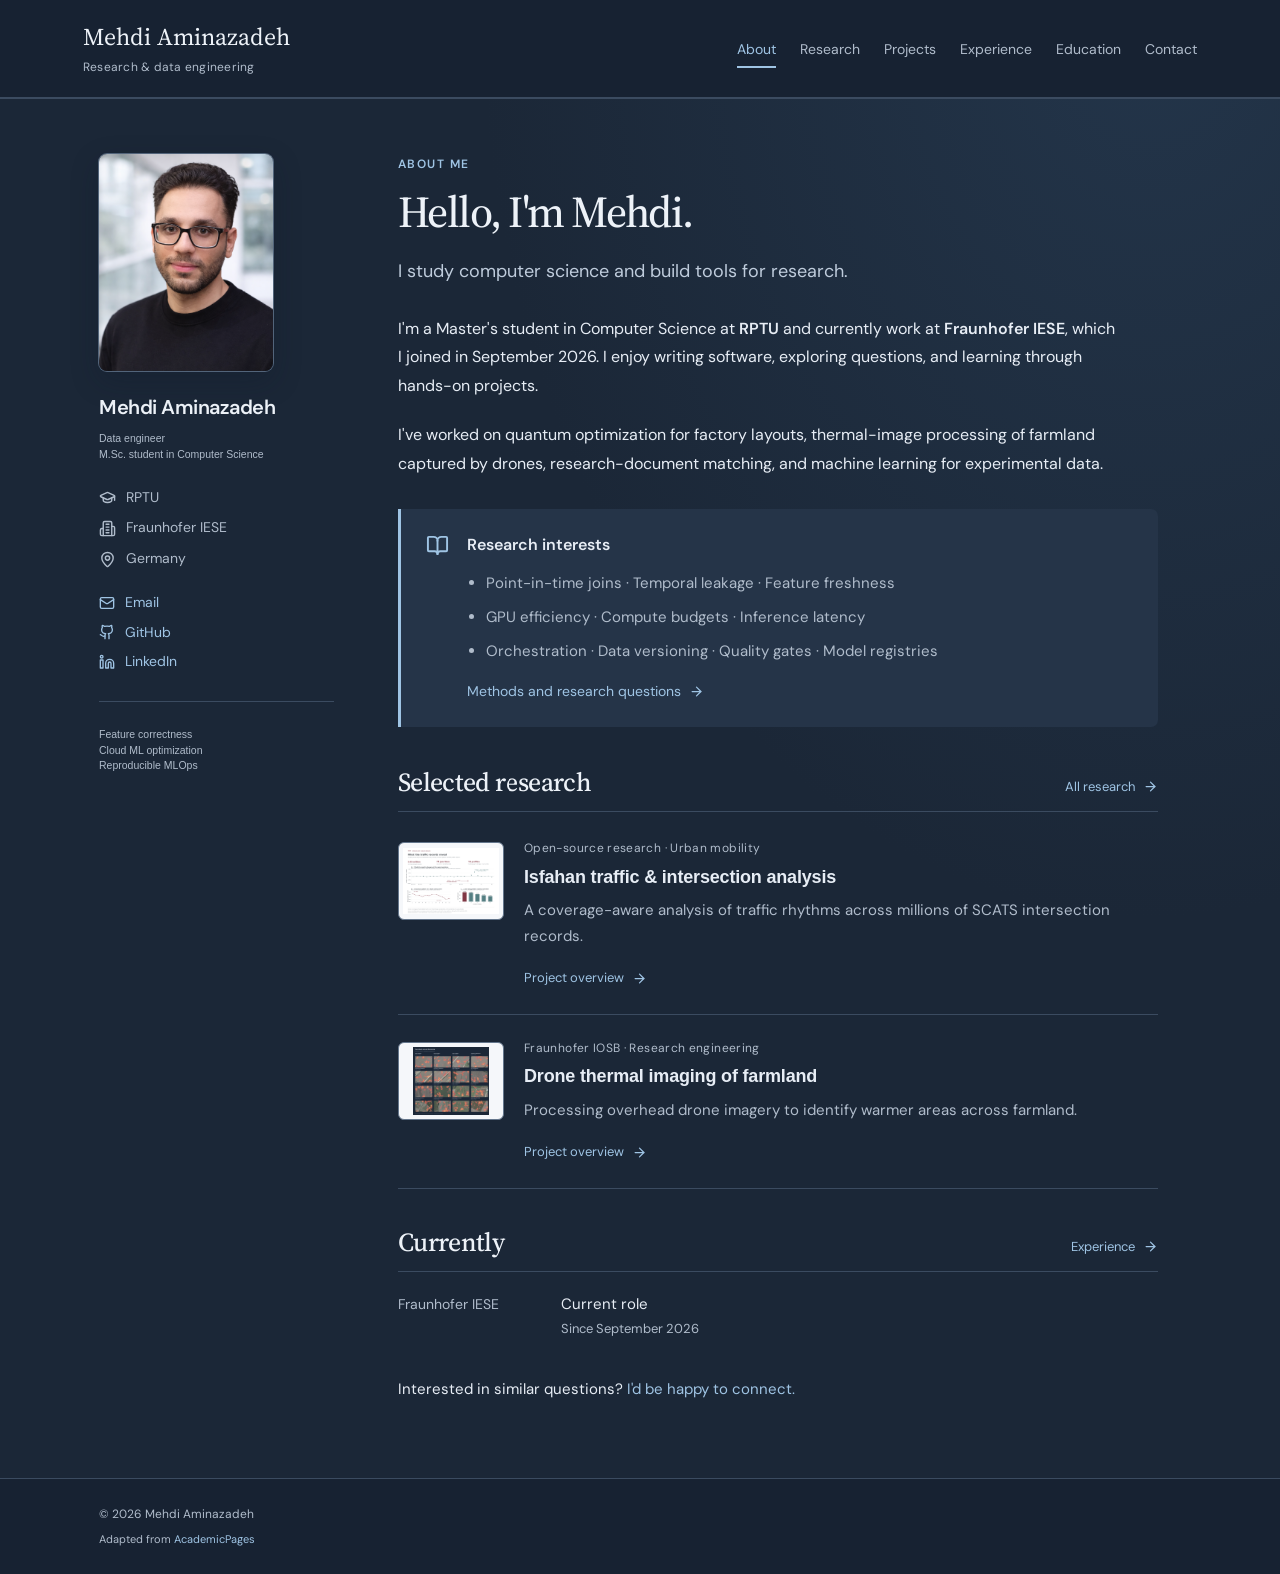
<file: index.html>
<!doctype html>
<html lang="en"><head><meta charset="UTF-8"><meta name="viewport" content="width=device-width,initial-scale=1"><meta name="theme-color" content="#172232"><meta name="description" content="Mehdi Aminazadeh — Data engineer and Computer Science Master's student at RPTU. Research, selected projects, experience, and interactive demonstrations."><title>Mehdi Aminazadeh | Research & Data Engineering</title><link rel="icon" type="image/svg+xml" href="./favicon.svg">  <script type="module" crossorigin src="./assets/index-a120fd31360f.js"></script>
  <link rel="stylesheet" crossorigin href="./assets/index-DyO7R5cX.css?v=portrait-20260913">
  <link rel="stylesheet" href="./assets/midnight-20260921.css">
</head><body><div id="root"></div><noscript>Mehdi Aminazadeh — Data engineer and Computer Science Master's student at RPTU. For a text version, visit <a href="https://mehdi-amina.github.io/">my portfolio</a>.</noscript></body></html>
</file>
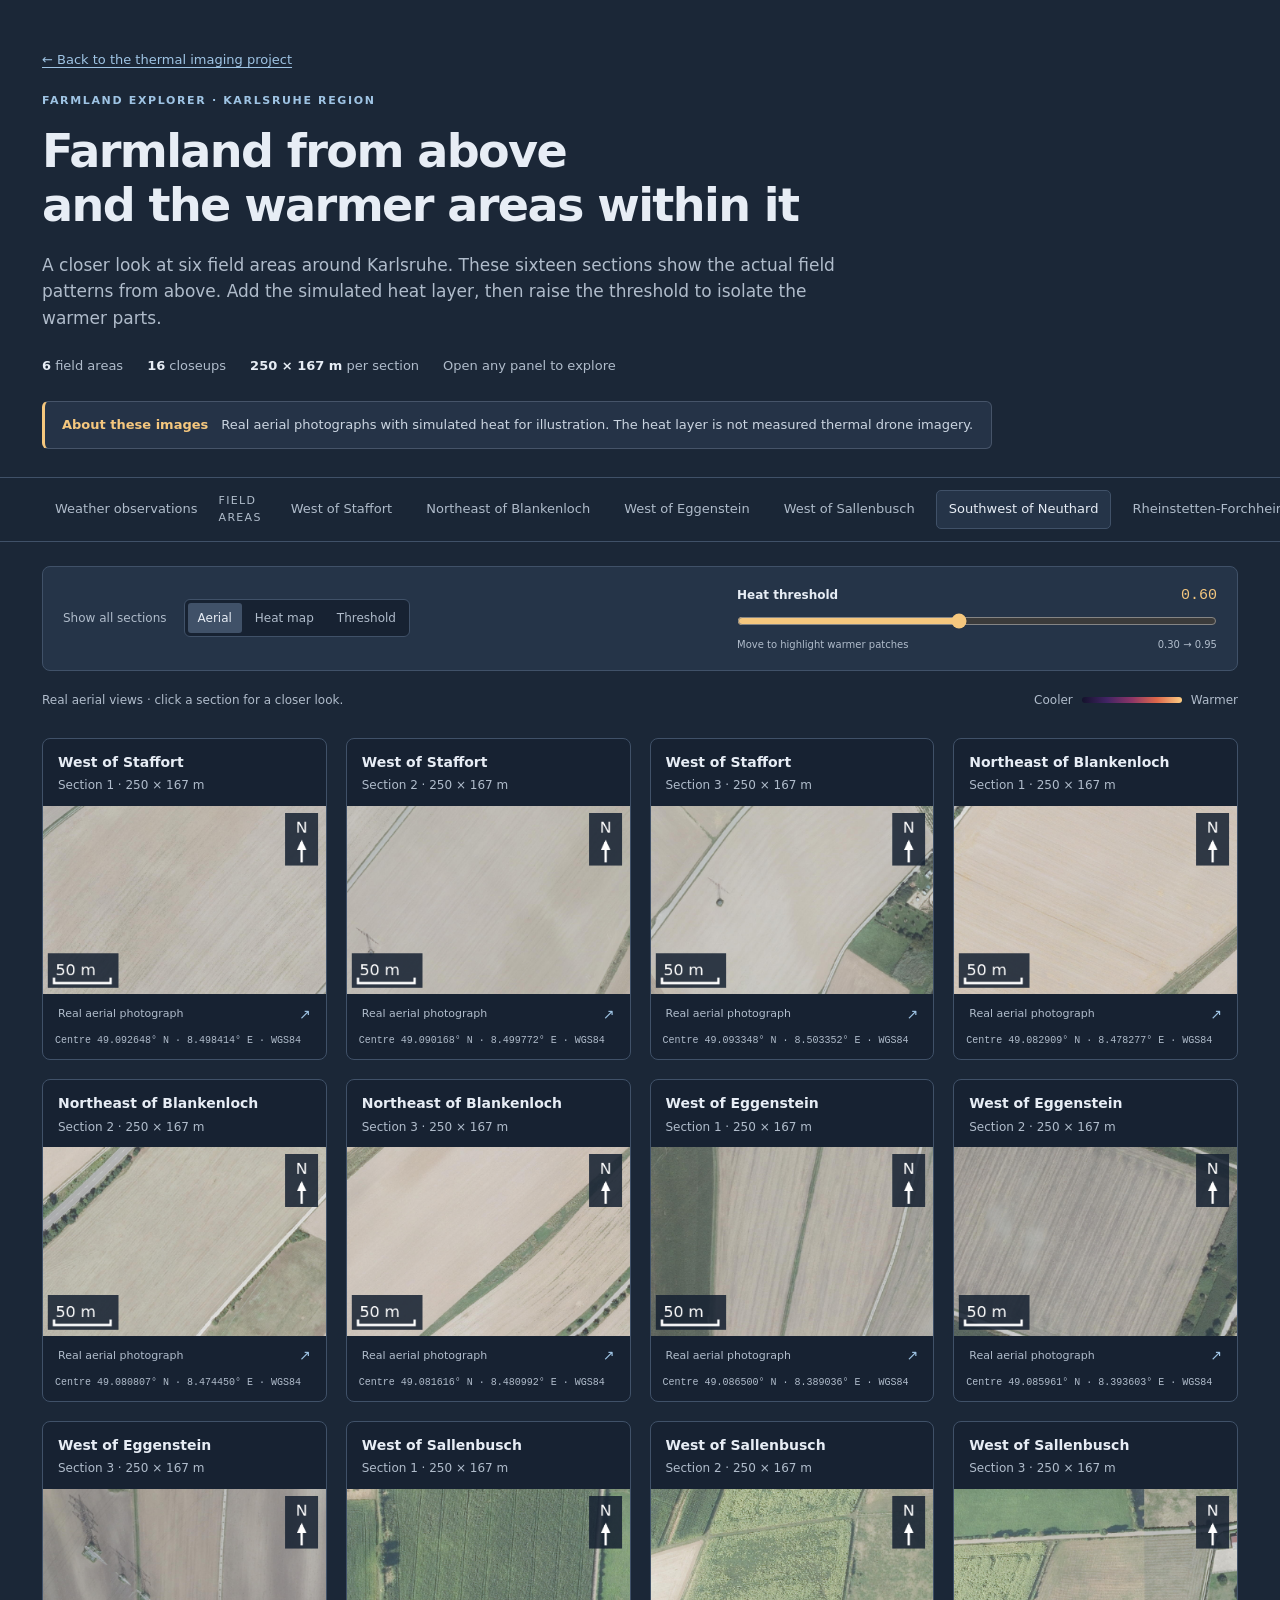
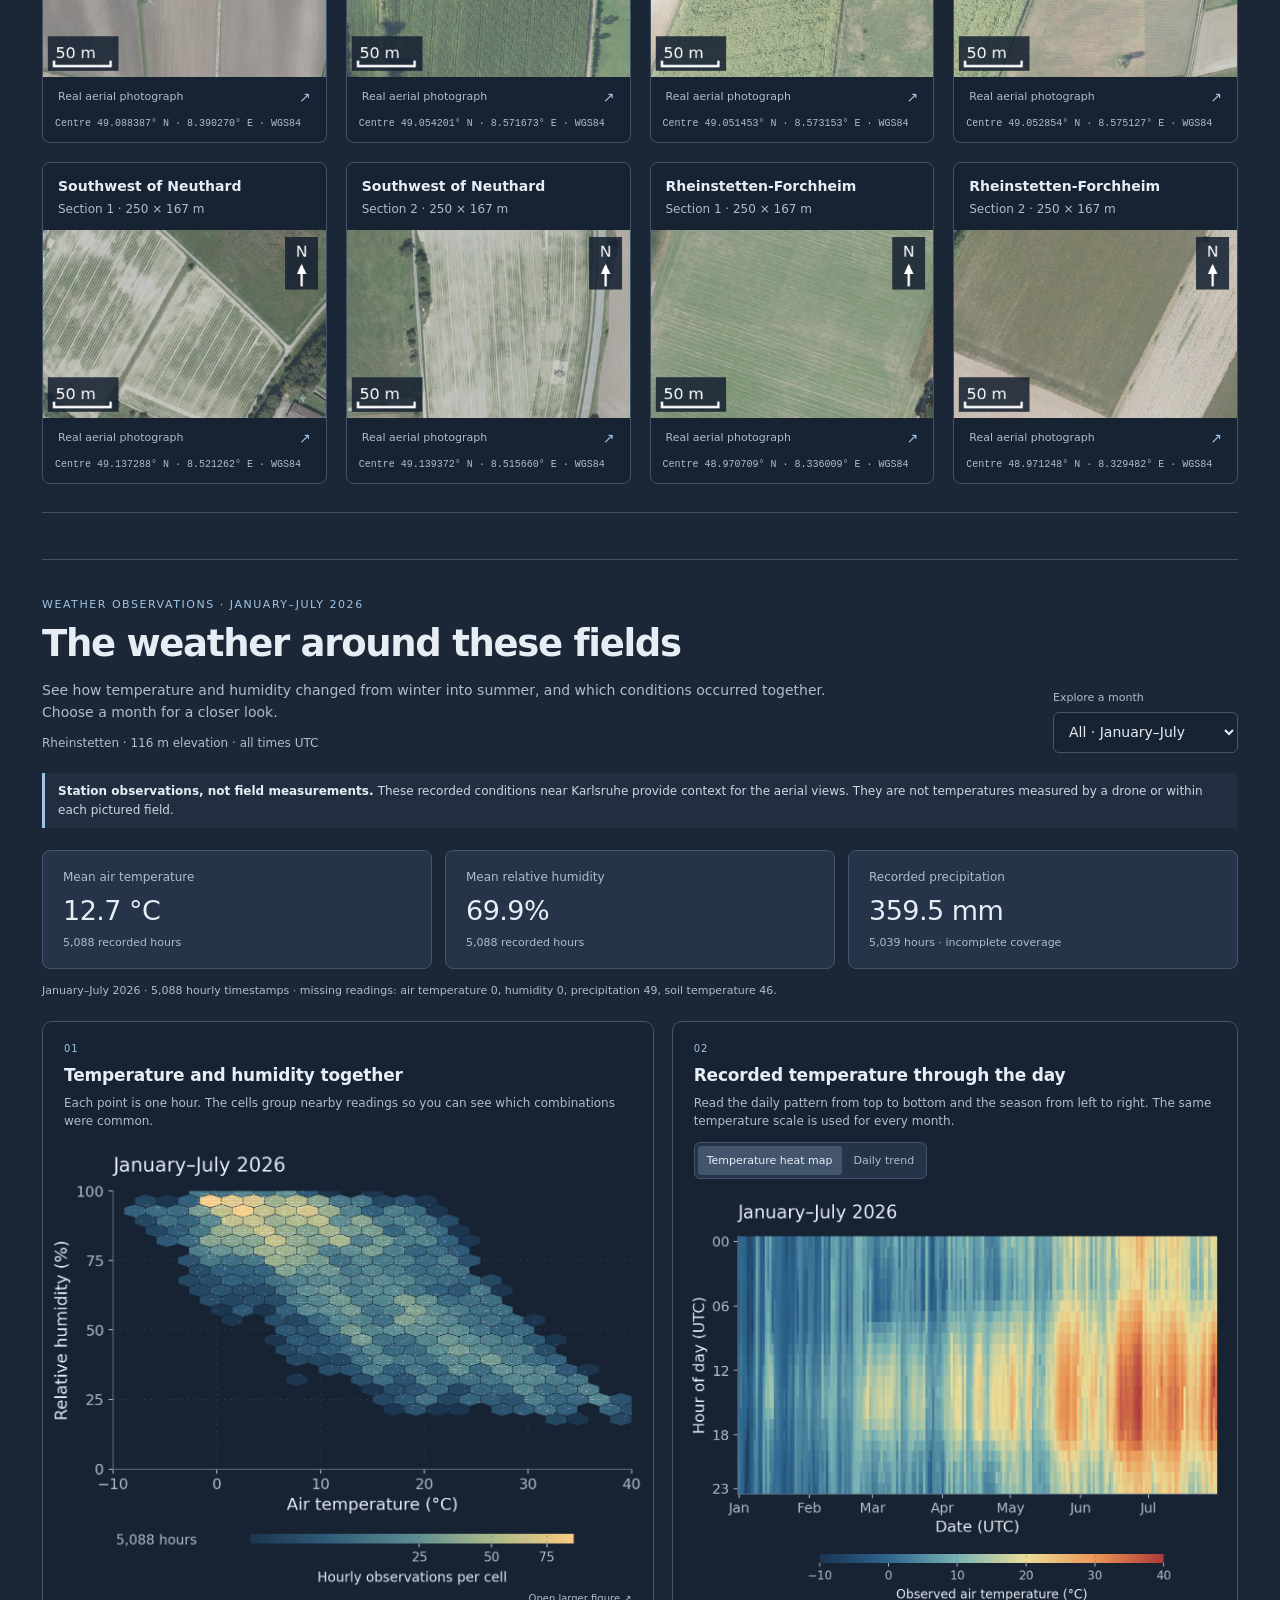
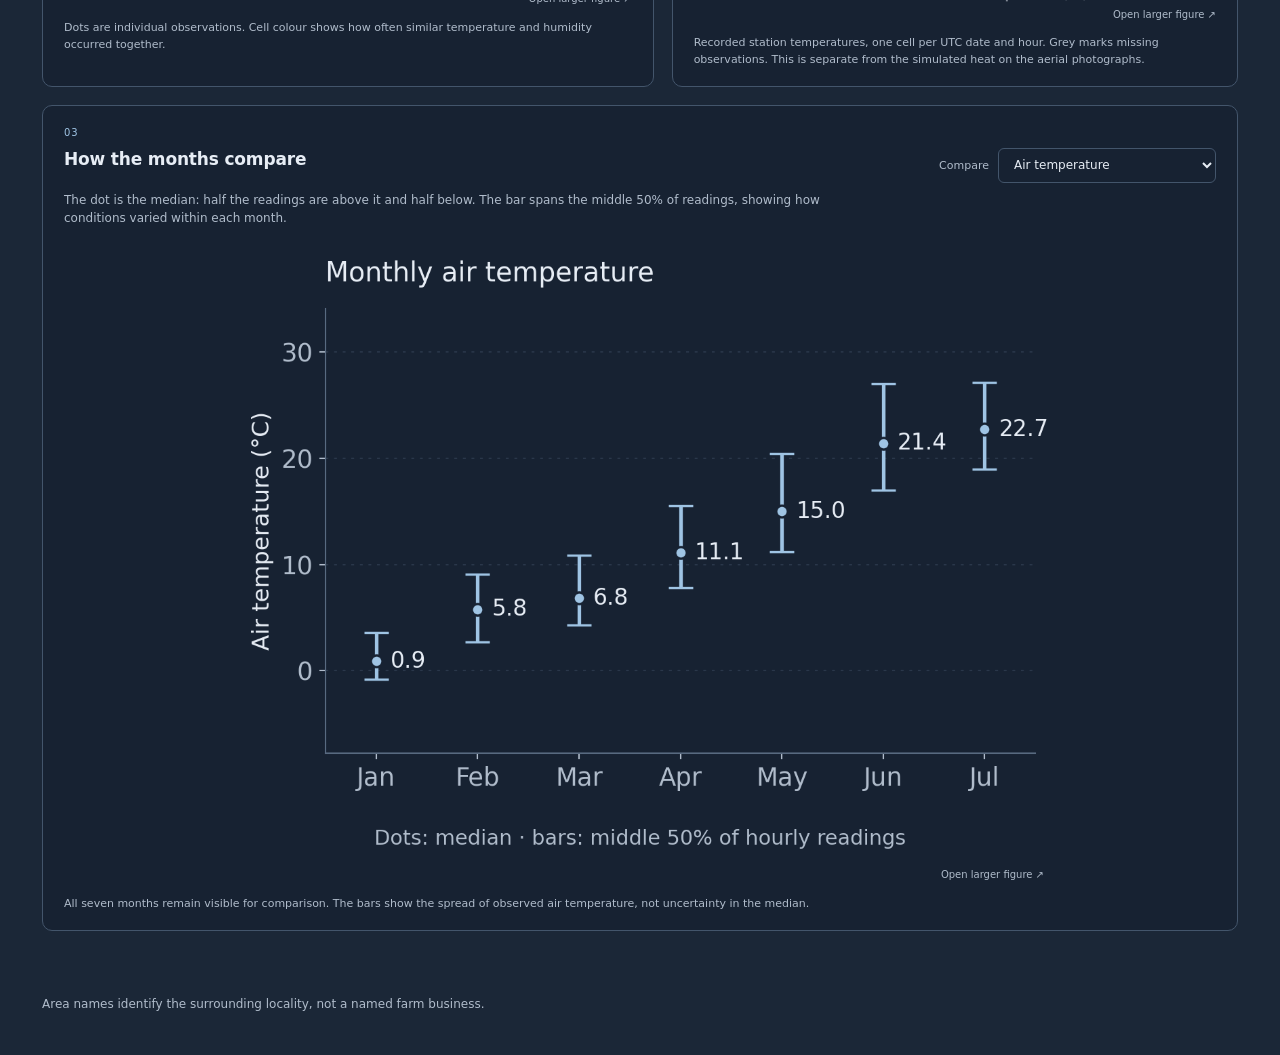
<file: thermal-explorer.html>
<!doctype html>
<html lang="en">
<head>
  <meta charset="utf-8">
  <meta name="viewport" content="width=device-width, initial-scale=1">
  <meta name="theme-color" content="#1b2737">
  <link rel="stylesheet" href="assets/weather-preview.css">
  <title>Farmland and weather explorer | Mehdi Aminazadeh</title>
  <link rel="stylesheet" href="assets/farmland-explorer.css">
<style>.portfolio-back{display:inline-block;margin-bottom:22px;font-size:13px}.embedded .portfolio-back{display:none}.embedded .masthead{padding-top:25px}.embedded h1{font-size:32px}</style>
<script>if(window.self!==window.top)document.documentElement.classList.add("embedded")</script>
</head>
<body>
  <header class="page masthead">
    <a class="portfolio-back" href="./#project/thermal-imaging">← Back to the thermal imaging project</a>
    <p class="eyebrow">Farmland explorer · Karlsruhe region</p>
    <h1>Farmland from above<br>and the warmer areas within it</h1>
    <p class="intro">A closer look at six field areas around Karlsruhe. These sixteen sections show the actual field patterns from above. Add the simulated heat layer, then raise the threshold to isolate the warmer parts.</p>
    <div class="facts"><span><strong>6</strong> field areas</span><span><strong>16</strong> closeups</span><span><strong>250 × 167 m</strong> per section</span><span>Open any panel to explore</span></div>
    <div class="note"><b>About these images</b><span>Real aerial photographs with simulated heat for illustration. The heat layer is not measured thermal drone imagery.</span></div>
  </header>
  <div class="nav-shell"><nav id="area-nav" class="page area-nav" aria-label="Field areas"><a href="#weather-analysis">Weather observations</a><span class="nav-label">Field areas</span></nav></div>
  <main class="page">
    <div class="global-controls"><div class="global-mode"><span>Show all sections</span><div class="mode-toggle" aria-label="Gallery display"><button type="button" id="gallery-aerial" aria-pressed="true">Aerial</button><button type="button" id="gallery-heat" aria-pressed="false">Heat map</button><button type="button" id="gallery-threshold" aria-pressed="false">Threshold</button></div></div><div class="global-range"><div class="range-top"><label for="gallery-slider">Heat threshold</label><output id="gallery-output" for="gallery-slider">0.60</output></div><input type="range" id="gallery-slider" min="0.30" max="0.95" step="0.01" value="0.60" aria-describedby="gallery-slider-help"><div class="range-bottom" id="gallery-slider-help"><span>Move to highlight warmer patches</span><span>0.30 → 0.95</span></div></div></div>
    <div class="gallery-intro"><p id="gallery-description">Real aerial views · click a section for a closer look.</p><div class="legend" aria-label="Simulated heat scale from cooler to warmer"><span>Cooler</span><span class="legend-bar" aria-hidden="true"></span><span>Warmer</span></div></div>
    <div id="gallery" class="gallery-grid" aria-busy="true"><p class="loading">Loading the field images…</p></div>
    <section id="weather-analysis" aria-label="Weather observations near Karlsruhe"></section>
    <footer class="source-footer"><p>Area names identify the surrounding locality, not a named farm business.</p></footer>
  </main>
  <dialog id="detail-dialog" aria-labelledby="detail-title" aria-describedby="detail-description">
    <div class="dialog-inner">
      <div class="dialog-top"><div><p class="eyebrow" id="detail-eyebrow">Field area</p><h2 id="detail-title"></h2></div><button class="icon-button" id="close-dialog" type="button" aria-label="Close field view">×</button></div>
      <p class="dialog-description" id="detail-description">Simulated heat over real aerial imagery. Move the threshold to isolate the warmer patches.</p>
      <div class="controls">
        <div class="range-top"><label for="detail-threshold">Heat threshold</label><output for="detail-threshold" id="threshold-output">0.60</output></div>
        <input type="range" id="detail-threshold" min="0.30" max="0.95" step="0.01" value="0.60" aria-describedby="threshold-help">
        <div class="range-bottom" id="threshold-help"><span>0.30 · include more</span><span>0.95 · keep only the warmest</span></div>
        <div class="control-bottom"><p class="region-count" id="region-count" aria-live="polite" aria-atomic="true"></p><div class="mode-toggle" aria-label="Heat display"><button type="button" id="mode-threshold" aria-pressed="true">Above threshold</button><button type="button" id="mode-heat" aria-pressed="false">Full heat map</button></div></div>
      </div>
      <div class="detail-views">
        <figure class="detail-panel"><figcaption><span class="detail-place" id="aerial-place"></span><span class="detail-kind">Aerial view</span></figcaption><canvas id="detail-aerial" role="img"></canvas><p class="detail-caption">Real aerial photograph</p></figure>
        <figure class="detail-panel"><figcaption><span class="detail-place" id="heat-place"></span><span class="detail-kind" id="heat-kind">Thresholded simulated heat</span></figcaption><canvas id="detail-heat" role="img"></canvas><p class="detail-caption" id="heat-caption">Only the areas above the threshold stay highlighted.</p></figure>
      </div>
      <section class="patch-inspector" aria-label="Locate a simulated warm patch">
        <div class="patch-toolbar"><label for="patch-select">Locate a warm patch</label><select id="patch-select" aria-describedby="patch-help"><option value="">Choose a patch</option></select></div>
        <p class="patch-help" id="patch-help">Click a highlighted patch or choose it here. Coordinates use WGS84 latitude and longitude. Patch IDs may change with the threshold.</p>
        <p class="coord-empty" id="patch-empty">Choose a patch to see its centre and warmest cell.</p>
        <dl class="patch-readout" id="patch-readout" hidden><div><dt>Patch centre · latitude longitude</dt><dd id="patch-centroid"></dd></div><div><dt>Warmest cell · latitude longitude</dt><dd id="patch-peak"></dd></div><div><dt>Approximate footprint</dt><dd id="patch-area"></dd></div><div><dt>Peak simulated intensity</dt><dd id="patch-intensity"></dd></div></dl>
        <div class="patch-actions" id="patch-actions" hidden><button id="copy-coordinates" type="button">Copy centre coordinates</button><a id="patch-map" target="_blank" rel="noopener noreferrer">Open centre on map ↗</a><span id="patch-status" class="patch-status" role="status"></span></div>
        <p class="patch-help">These positions locate simulated patches within the real aerial image. Six decimals show coordinate precision and do not establish survey accuracy. Areas are approximate ground footprints.</p>
      </section>
      <div class="dialog-bottom"><p class="dialog-note">White outlines mark connected patches of at least 12 cells. The yellow pin marks the selected patch centre and the small cross marks its warmest cell.</p><div class="paging"><button type="button" id="previous-area">← Previous section</button><button type="button" id="next-area">Next section →</button></div></div>
    </div>
  </dialog>
  <script src="assets/farmland-explorer.js" defer></script>
<script type="module" src="assets/weather-preview.js"></script>
</body>
</html>
</file>
<file: assets/index-DyO7R5cX.css>
@charset "UTF-8";@import"https://fonts.googleapis.com/css2?family=DM+Sans:wght@400;500;600;700&family=Source+Serif+4:wght@400;500;600&display=swap";:root{--global-base-color: #2f7f93;--global-bg-color: #fff;--global-footer-bg-color: #f2f3f3;--global-border-color: rgb(241.7, 242.5, 243.1);--global-dark-border-color: #bdc1c4;--global-code-background-color: #fafafa;--global-code-text-color: rgb(48.8, 52, 54.4);--global-fig-caption-color: mix(#fff, rgb(73.2, 78, 81.6), 25%);--global-link-color: #52adc8;--global-link-color-hover: mix(#000, #2f7f93, 25%);--global-link-color-visited: mix(#fff, #2f7f93, 25%);--global-masthead-link-color: rgb(73.2, 78, 81.6);--global-masthead-link-color-hover: mix(#000, #7a8288, 25%);--global-text-color: rgb(73.2, 78, 81.6);--global-text-color-light: rgb(188.5, 192.5, 195.5);--global-thead-color: rgb(241.7, 242.5, 243.1)}html[data-theme=dark]{--global-base-color: #0ea1c5;--global-bg-color: #474747;--global-footer-bg-color: #474747;--global-border-color: rgb(188.5, 192.5, 195.5);--global-dark-border-color: rgb(218.2, 218.2, 218.2);--global-code-background-color: #fafafa;--global-code-text-color: rgb(48.8, 52, 54.4);--global-fig-caption-color: rgb(188.5, 192.5, 195.5);--global-link-color: #0ea1c5;--global-link-color-hover: rgb(10.5, 120.75, 147.75);--global-link-color-visited: rgb(74.25, 184.5, 211.5);--global-masthead-link-color: #ffffff;--global-masthead-link-color-hover: #0ea1c5;--global-text-color: #ffffff;--global-text-color-light: #f3f3f3;--global-thead-color: rgb(236.6, 236.6, 236.6)}a:focus{outline:thin dotted #f89406;outline:5px auto #f89406;outline-offset:-2px}*,*:before,*:after{-moz-box-sizing:border-box;-webkit-box-sizing:border-box;box-sizing:border-box}html{box-sizing:border-box;background-color:var(--global-bg-color);font-size:16px}@media(min-width:48em){html{font-size:18px}}html{-webkit-text-size-adjust:100%;-ms-text-size-adjust:100%}body{margin:0}::-moz-selection{color:#fff;background:#000}::selection{color:#fff;background:#000}article,aside,details,figcaption,figure,footer,header,hgroup,main,nav,section{display:block}audio,canvas,video{display:inline-block;*display: inline;*zoom: 1}audio:not([controls]){display:none}a{color:var(--global-link-color)}sub,sup{position:relative;font-size:75%;line-height:0;vertical-align:baseline}sup{top:-.5em}sub{bottom:-.25em}img{max-width:100%;width:auto\	;height:auto;vertical-align:middle;border:0;-ms-interpolation-mode:bicubic}#map_canvas img,.google-maps img{max-width:none}button,input,select,textarea{margin:0;font-size:100%;vertical-align:middle}button,input{*overflow: visible;line-height:normal}button::-moz-focus-inner,input::-moz-focus-inner{padding:0;border:0}button,html input[type=button],input[type=reset],input[type=submit]{-webkit-appearance:button;cursor:pointer}label,select,button,input[type=button],input[type=reset],input[type=submit],input[type=radio],input[type=checkbox]{cursor:pointer}input[type=search]{box-sizing:content-box;-webkit-appearance:textfield}input[type=search]::-webkit-search-decoration,input[type=search]::-webkit-search-cancel-button{-webkit-appearance:none}textarea{overflow:auto;vertical-align:top}html{position:relative;min-height:100%;scroll-behavior:smooth}body{color:var(--global-text-color);background-color:var(--global-bg-color);margin:0;padding:70px 0 9em;font-family:-apple-system,".SFNSText-Regular",San Francisco,Roboto,Segoe UI,Helvetica Neue,Lucida Grande,Arial,sans-serif;line-height:1.5}body.overflow--hidden{overflow:hidden}h1,h2,h3,h4,h5,h6{margin:2em 0 .5em;line-height:1.2;font-family:-apple-system,".SFNSText-Regular",San Francisco,Roboto,Segoe UI,Helvetica Neue,Lucida Grande,Arial,sans-serif;font-weight:700}h1{margin-top:0;font-size:1.563em}h2{font-size:1.25em}h3{font-size:1em}h4,h5,h6,small,.small{font-size:.75em}p{margin-bottom:1.3em}u,ins{text-decoration:none;border-bottom:1px solid var(--global-text-color)}u a,ins a,del a{color:inherit}p,pre,blockquote,ul,ol,dl,figure,table,fieldset{orphans:3;widows:3}abbr[title],abbr[data-original-title]{text-decoration:none;cursor:help;border-bottom:1px dotted var(--global-text-color)}blockquote{margin:2em 1em 2em 0;padding-left:1em;padding-right:1em;font-style:italic;border-left:.25em solid var(--global-border-color)}blockquote cite{font-style:italic}blockquote cite:before{content:"—";padding-right:5px}a:hover,a:active{outline:0}tt,code,kbd,samp,pre{font-family:Monaco,Consolas,Lucida Console,monospace}pre{overflow-x:auto}a>code,figcaption>code,li>code,p>code,td>code{color:var(--global-code-text-color);padding-top:.1rem;padding-bottom:.1rem;font-size:.75em;background:var(--global-code-background-color);border:1px solid var(--global-thead-color);border-radius:4px;box-shadow:0 1px 1px #00000020}a>code:before,a>code:after,figcaption>code:before,figcaption>code:after,li>code:before,li>code:after,p>code:before,p>code:after,td>code:before,td>code:after{letter-spacing:-.2em;content:" "}a>code{color:inherit}pre>code{color:var(--global-code-text-color)}hr{display:block;margin:1em 0;border:0;border-top:1px solid var(--global-border-color)}ul li,ol li{margin-bottom:.5em}li ul,li ol{margin-top:.5em}figure{display:-webkit-box;display:flex;-webkit-box-pack:justify;justify-content:space-between;-webkit-box-align:start;align-items:flex-start;flex-wrap:wrap;margin:2em 0}figure img,figure iframe,figure .fluid-width-video-wrapper{margin-bottom:1em}figure img{width:100%;border-radius:4px;-webkit-transition:all .2s ease-in-out;transition:all .2s ease-in-out}figure>a{display:block}@media(min-width:37.5em){figure.half>a,figure.half>img{width:calc(50% - .5em)}}figure.half figcaption{width:100%}@media(min-width:37.5em){figure.third>a,figure.third>img{width:calc(33.3333% - .5em)}}figure.third figcaption{width:100%}figcaption{margin-bottom:.5em;color:var(--global-fig-caption-color);font-family:Georgia,Times,serif;font-size:.75em}figcaption a{color:inherit;text-decoration:none;border-bottom:1px solid var(--global-border-color);-webkit-transition:all .2s ease-in-out;transition:all .2s ease-in-out}figcaption a:hover{color:#000;border-bottom-color:#000}svg:not(:root){overflow:hidden}nav ul{margin:0;padding:0}nav li{list-style:none}nav a{text-decoration:none}nav ul li,nav ol li{margin-bottom:0}nav li ul,nav li ol{margin-top:0}@-webkit-keyframes intro{0%{opacity:0}to{opacity:1}}@keyframes intro{0%{opacity:0}to{opacity:1}}b,i,strong,em,blockquote,p,q,span,figure,img,h1,h2,header,input,a,tr,td,form button,input[type=submit],.btn,#goog-wm-sb,.highlight,.archive__item-teaser{-webkit-transition:all .2s ease-in-out;transition:all .2s ease-in-out}@media print{.masthead,.toc,.page__share,.page__related,.ads,.page__footer{display:none}}.hidden{display:none;visibility:hidden}.load{display:none}.transparent{opacity:0}.visually-hidden,.screen-reader-text,.screen-reader-text span,.screen-reader-shortcut{position:absolute!important;clip:rect(1px,1px,1px,1px);height:1px!important;width:1px!important;border:0!important;overflow:hidden}body:hover .visually-hidden a,body:hover .visually-hidden input,body:hover .visually-hidden button{display:none!important}.screen-reader-text:focus,.screen-reader-shortcut:focus{clip:auto!important;height:auto!important;width:auto!important;display:block;font-size:1em;font-weight:700;padding:15px 23px 14px;background:var(--global-text-color);z-index:100000;text-decoration:none;box-shadow:0 0 2px 2px #0009}.skip-link{position:fixed;z-index:20;margin:0;font-family:-apple-system,".SFNSText-Regular",San Francisco,Roboto,Segoe UI,Helvetica Neue,Lucida Grande,Arial,sans-serif;white-space:nowrap}.skip-link li{height:0;width:0;list-style:none}.text-left{text-align:left}.text-center{text-align:center}.text-right{text-align:right}.text-justify{text-align:justify}.text-nowrap{white-space:nowrap}.cf{clear:both}.wrapper:after{content:" ";display:block;clear:both}.wrapper{max-width:925px;margin-left:auto;margin-right:auto}.wordwrap{white-space:pre-wrap;white-space:-moz-pre-wrap;white-space:-pre-wrap;white-space:-o-pre-wrap;word-wrap:break-word}.align-left{display:block;margin-left:auto;margin-right:auto}@media(min-width:37.5em){.align-left{float:left;margin-right:1em}}.align-right{display:block;margin-left:auto;margin-right:auto}@media(min-width:37.5em){.align-right{float:right;margin-left:1em}}.align-center{display:block;margin-left:auto;margin-right:auto}@media(min-width:57.8125em){.full{margin-right:-19.4915254237%!important}}.icon{display:inline-block;fill:currentColor;width:1em;height:1.1em;line-height:1;position:relative;top:-.1em;vertical-align:middle}.icon-pad-right{padding-right:.5em;margin-right:.5em}.social-icons .fa{color:#000}.social-icons .fa-bluesky,.social-icons .fa-bluesky-square{color:#1184fe}.social-icons .fa-behance,.social-icons .fa-behance-square{color:#1769ff}.social-icons .fa-dribbble{color:#ea4c89}.social-icons .fa-facebook,.social-icons .fa-facebook-square{color:#3b5998}.social-icons .fa-flickr{color:#ff0084}.social-icons .fa-foursquare{color:#0072b1}.social-icons .fa-google-plus,.social-icons .fa-google-plus-square{color:#dd4b39}.social-icons .fa-instagram{color:#517fa4}.social-icons .fa-kaggle,.social-icons .fa-kaggle-square{color:#20c0ff}.social-icons .fa-lastfm,.social-icons .fa-lastfm-square{color:#d51007}.social-icons .fa-linkedin,.social-icons .fa-linkedin-square{color:#007bb6}.social-icons .fa-mastodon,.social-icons .fa-mastodon-square{color:#6364ff}.social-icons .ai-orcid,.social-icons .ai-orcid-square{color:#a6ce39}.social-icons .fa-pinterest,.social-icons .fa-pinterest-p,.social-icons .fa-pinterest-square{color:#cb2027}.social-icons .fa-rss,.social-icons .fa-rss-square{color:#fa9b39}.social-icons .fa-soundcloud{color:#f30}.social-icons .fa-stack-exchange,.social-icons .fa-stack-overflow{color:#fe7a15}.social-icons .fa-tumblr,.social-icons .fa-tumblr-square{color:#32506d}.social-icons .fa-twitter,.social-icons .fa-twitter-square{color:#55acee}.social-icons .fa-vimeo,.social-icons .fa-vimeo-square{color:#1ab7ea}.social-icons .fa-vine{color:#00bf8f}.social-icons .fa-youtube,.social-icons .fa-youtube-square,.social-icons .fa-youtube-play{color:#b00}.social-icons .fa-xing,.social-icons .fa-xing-square{color:#006567}.navicon{position:relative;display:inline-block;vertical-align:middle;width:28px;height:4px;background:var(--global-masthead-link-color);margin:auto;-webkit-transition:.3s;transition:.3s}.navicon:before,.navicon:after{content:"";position:absolute;left:0;width:28px;height:4px;background:var(--global-masthead-link-color);-webkit-transition:.3s;transition:.3s}.navicon:before{top:-8px}.navicon:after{bottom:-8px}.close .navicon{background:transparent}.close .navicon:before,.close .navicon:after{-webkit-transform-origin:50% 50%;-ms-transform-origin:50% 50%;transform-origin:50% 50%;top:0;width:28px}.close .navicon:before{-webkit-transform:rotate3d(0,0,1,45deg);transform:rotate3d(0,0,1,45deg)}.close .navicon:after{-webkit-transform:rotate3d(0,0,1,-45deg);transform:rotate3d(0,0,1,-45deg)}@media(min-width:57.8125em){.sticky{clear:both}.sticky:after{clear:both;content:"";display:table}.sticky{position:-webkit-sticky;position:sticky;top:2em}.sticky>*{display:block}}.well{min-height:20px;padding:19px;margin-bottom:20px;background-color:#f5f5f5;border:1px solid #e3e3e3;border-radius:4px;box-shadow:inset 0 1px 1px #0000000d}.show-modal{overflow:hidden;position:relative}.show-modal:before{position:absolute;content:"";top:0;left:0;width:100%;height:100%;z-index:999;background-color:#ffffffd9}.show-modal .modal{display:block}.modal{display:none;position:fixed;width:300px;top:50%;left:50%;margin-left:-150px;margin-top:-150px;min-height:0;z-index:9999;background:var(--global-text-color);border:1px solid var(--global-border-color);border-radius:4px;box-shadow:0 1px 1px #00000020}.modal__title{margin:0;padding:.5em 1em}.modal__supporting-text{padding:0 1em .5em}.modal__actions{padding:.5em 1em;border-top:1px solid var(--global-border-color)}.footnote{color:var(--global-text-color-light);text-decoration:none}.footnotes{color:var(--global-text-color-light)}.footnotes ol,.footnotes li,.footnotes p{margin-bottom:0;font-size:.75em}a.reversefootnote{color:var(--global-text-color-light);text-decoration:none}a.reversefootnote:hover{text-decoration:underline}.required{color:#ee5f5b;font-weight:700}table{margin-bottom:1em;width:100%;font-family:-apple-system,".SFNSText-Regular",San Francisco,Roboto,Segoe UI,Helvetica Neue,Lucida Grande,Arial,sans-serif;font-size:.75em;border-collapse:collapse;border:1px solid var(--global-border-color)}table+table{margin-top:1em}thead{background-color:var(--global-border-color);border-bottom:1px solid var(--global-border-color)}th{padding:.5em;font-weight:700;text-align:left;border-right:1px solid var(--global-border-color)}td{padding:.5em;border-bottom:1px solid var(--global-border-color);border-right:1px solid var(--global-border-color)}tr,td,th{vertical-align:middle}.btn,#goog-wm-sb{display:inline-block;margin-bottom:.25em;padding:.5em 1em;color:#fff!important;font-family:-apple-system,".SFNSText-Regular",San Francisco,Roboto,Segoe UI,Helvetica Neue,Lucida Grande,Arial,sans-serif;font-size:.75em;font-weight:700;text-align:center;text-decoration:none;background-color:var(--global-base-color);border:0!important;border-radius:4px;cursor:pointer}.btn:hover,#goog-wm-sb:hover{background-color:#333}.btn .icon,#goog-wm-sb .icon{margin-right:.5em}.btn .icon+.hidden,#goog-wm-sb .icon+.hidden{margin-left:-.5em}.btn--block{display:block;width:100%}.btn--block+.btn--block{margin-top:.25em}.btn--inverse{color:var(--global-text-color-light)!important;border:1px solid var(--global-border-color)!important;background-color:var(--global-bg-color)}.btn--inverse:hover{color:#fff!important;border-color:var(--global-text-color-light)}.btn--light-outline{border:1px solid #fff!important;background-color:transparent}.btn--info{background-color:#2f7f93}.btn--info:hover{background-color:#266676}.btn--warning{background-color:#f89406}.btn--warning:hover{background-color:#c67605}.btn--success{background-color:#62c462}.btn--success:hover{background-color:#4e9d4e}.btn--danger{background-color:#ee5f5b}.btn--danger:hover{background-color:#be4c49}.btn--disabled{pointer-events:none;cursor:not-allowed;filter:alpha(opacity=65);box-shadow:none;opacity:.65}.btn--bluesky{background-color:#1184fe}.btn--bluesky:hover{background-color:#0e6acb}.btn--facebook{background-color:#3b5998}.btn--facebook:hover{background-color:#2f477a}.btn--google-plus{background-color:#dd4b39}.btn--google-plus:hover{background-color:#b13c2e}.btn--linkedin{background-color:#007bb6}.btn--linkedin:hover{background-color:#006292}.btn--mastodon{background-color:#6364ff}.btn--mastodon:hover{background-color:#4f50cc}.btn--twitter{background-color:#55acee}.btn--twitter:hover{background-color:#448abe}.btn--x-large{font-size:1.25em}.btn--large{font-size:1em}.btn--small{font-size:.6875em}.notice{margin:2em 0!important;padding:1em;font-family:-apple-system,".SFNSText-Regular",San Francisco,Roboto,Segoe UI,Helvetica Neue,Lucida Grande,Arial,sans-serif;font-size:.75em!important;text-indent:initial;background-color:#f2f3f3;border-radius:4px;box-shadow:0 1px 1px #7a828840;color:var(--global-code-text-color)}.notice h4{margin-top:0!important;margin-bottom:.75em}.page__content .notice h4{margin-bottom:0;font-size:1em}.notice p:last-child{margin-bottom:0!important}.notice h4+p{margin-top:0;padding-top:0}.notice a{color:#7a8288}.notice a:hover{color:#494e52}.notice code{background-color:#f8f9f9}.notice ul:last-child{margin-bottom:0}.notice--primary{margin:2em 0!important;padding:1em;font-family:-apple-system,".SFNSText-Regular",San Francisco,Roboto,Segoe UI,Helvetica Neue,Lucida Grande,Arial,sans-serif;font-size:.75em!important;text-indent:initial;background-color:#f2f3f3;border-radius:4px;box-shadow:0 1px 1px #7a828840;color:var(--global-code-text-color)}.notice--primary h4{margin-top:0!important;margin-bottom:.75em}.page__content .notice--primary h4{margin-bottom:0;font-size:1em}.notice--primary p:last-child{margin-bottom:0!important}.notice--primary h4+p{margin-top:0;padding-top:0}.notice--primary a{color:#7a8288}.notice--primary a:hover{color:#494e52}.notice--primary code{background-color:#f8f9f9}.notice--primary ul:last-child{margin-bottom:0}.notice--info{margin:2em 0!important;padding:1em;font-family:-apple-system,".SFNSText-Regular",San Francisco,Roboto,Segoe UI,Helvetica Neue,Lucida Grande,Arial,sans-serif;font-size:.75em!important;text-indent:initial;background-color:#eaf2f4;border-radius:4px;box-shadow:0 1px 1px #2f7f9340;color:var(--global-code-text-color)}.notice--info h4{margin-top:0!important;margin-bottom:.75em}.page__content .notice--info h4{margin-bottom:0;font-size:1em}.notice--info p:last-child{margin-bottom:0!important}.notice--info h4+p{margin-top:0;padding-top:0}.notice--info a{color:#2f7f93}.notice--info a:hover{color:#1c4c58}.notice--info code{background-color:#f5f9fa}.notice--info ul:last-child{margin-bottom:0}.notice--warning{margin:2em 0!important;padding:1em;font-family:-apple-system,".SFNSText-Regular",San Francisco,Roboto,Segoe UI,Helvetica Neue,Lucida Grande,Arial,sans-serif;font-size:.75em!important;text-indent:initial;background-color:#fef4e6;border-radius:4px;box-shadow:0 1px 1px #f8940640;color:var(--global-code-text-color)}.notice--warning h4{margin-top:0!important;margin-bottom:.75em}.page__content .notice--warning h4{margin-bottom:0;font-size:1em}.notice--warning p:last-child{margin-bottom:0!important}.notice--warning h4+p{margin-top:0;padding-top:0}.notice--warning a{color:#f89406}.notice--warning a:hover{color:#955904}.notice--warning code{background-color:#fffaf3}.notice--warning ul:last-child{margin-bottom:0}.notice--success{margin:2em 0!important;padding:1em;font-family:-apple-system,".SFNSText-Regular",San Francisco,Roboto,Segoe UI,Helvetica Neue,Lucida Grande,Arial,sans-serif;font-size:.75em!important;text-indent:initial;background-color:#eff9ef;border-radius:4px;box-shadow:0 1px 1px #62c46240;color:var(--global-code-text-color)}.notice--success h4{margin-top:0!important;margin-bottom:.75em}.page__content .notice--success h4{margin-bottom:0;font-size:1em}.notice--success p:last-child{margin-bottom:0!important}.notice--success h4+p{margin-top:0;padding-top:0}.notice--success a{color:#62c462}.notice--success a:hover{color:#3b763b}.notice--success code{background-color:#f7fcf7}.notice--success ul:last-child{margin-bottom:0}.notice--danger{margin:2em 0!important;padding:1em;font-family:-apple-system,".SFNSText-Regular",San Francisco,Roboto,Segoe UI,Helvetica Neue,Lucida Grande,Arial,sans-serif;font-size:.75em!important;text-indent:initial;background-color:#fdefef;border-radius:4px;box-shadow:0 1px 1px #ee5f5b40;color:var(--global-code-text-color)}.notice--danger h4{margin-top:0!important;margin-bottom:.75em}.page__content .notice--danger h4{margin-bottom:0;font-size:1em}.notice--danger p:last-child{margin-bottom:0!important}.notice--danger h4+p{margin-top:0;padding-top:0}.notice--danger a{color:#ee5f5b}.notice--danger a:hover{color:#8f3937}.notice--danger code{background-color:#fef7f7}.notice--danger ul:last-child{margin-bottom:0}.masthead{position:fixed;background:var(--global-bg-color);height:fit-content;top:0;width:100%;-webkit-animation:intro .3s both;animation:intro .3s both;-webkit-animation-delay:.15s;animation-delay:.15s;z-index:20}.masthead:after{content:"";position:absolute;bottom:0;height:1px;background:var(--global-border-color);width:100%}.masthead__inner-wrap:after{content:" ";display:block;clear:both}.masthead__inner-wrap{max-width:925px;margin-left:auto;margin-right:auto;clear:both}.masthead__inner-wrap:after{clear:both;content:"";display:table}.masthead__inner-wrap{padding:.5em 1em;font-family:-apple-system,".SFNSText-Regular",San Francisco,Roboto,Segoe UI,Helvetica Neue,Lucida Grande,Arial,sans-serif}@media(min-width:80em){.masthead__inner-wrap{max-width:1280px}}.masthead__inner-wrap nav{z-index:10}.masthead__inner-wrap a{text-decoration:none}.masthead__menu ul{margin:0;padding:0;clear:both;list-style-type:none}.masthead__menu-item{background-color:var(--global-bg-color);display:block;list-style-type:none;white-space:nowrap}.masthead__menu-item--lg{padding-right:2em;font-weight:700}.masthead__menu-item.selected a{color:var(--global-text-color);font-weight:700;border-bottom:2px solid var(--global-text-color);pointer-events:none;cursor:default}.masthead__menu-item.selected a:hover{color:var(--global-text-color);border-bottom:2px solid var(--global-text-color)}.breadcrumbs:after{content:" ";display:block;clear:both}.breadcrumbs{max-width:925px;margin-left:auto;margin-right:auto;clear:both}.breadcrumbs:after{clear:both;content:"";display:table}.breadcrumbs{margin-top:0;margin-bottom:0;padding-left:2em;padding-right:2em;font-family:-apple-system,".SFNSText-Regular",San Francisco,Roboto,Segoe UI,Helvetica Neue,Lucida Grande,Arial,sans-serif;-webkit-animation:intro .3s both;animation:intro .3s both;-webkit-animation-delay:.3s;animation-delay:.3s}@media(min-width:57.8125em){.breadcrumbs{padding-left:1em;padding-right:1em}}@media(min-width:80em){.breadcrumbs{max-width:1280px}}.breadcrumbs ol{padding:0;list-style:none;font-size:.75em}@media(min-width:57.8125em){.breadcrumbs ol{width:83.0508474576%;float:right;margin-right:0}}@media(min-width:80em){.breadcrumbs ol{padding-left:4.2372881356%}}.breadcrumbs li{display:inline}.breadcrumbs .current{font-weight:700}.pagination{width:100%;float:left;margin-left:0;margin-right:0;clear:both}.pagination:after{clear:both;content:"";display:table}.pagination{margin-top:1em;padding-top:1em}.pagination ul{margin:0;padding:0;list-style-type:none;font-family:-apple-system,".SFNSText-Regular",San Francisco,Roboto,Segoe UI,Helvetica Neue,Lucida Grande,Arial,sans-serif}.pagination li{display:block;float:left;margin-left:-1px}.pagination li a{margin-bottom:.25em;padding:.5em 1em;font-family:-apple-system,".SFNSText-Regular",San Francisco,Roboto,Segoe UI,Helvetica Neue,Lucida Grande,Arial,sans-serif;font-size:14px;font-weight:700;line-height:1.5;text-align:center;text-decoration:none;color:var(--global-text-color-light);border:1px solid var(--global-border-color);border-radius:0}.pagination li a:hover{color:var(--global-link-color-hover)}.pagination li a.current{color:#fff;background:var(--global-base-color)}.pagination li a.disabled{color:var(--global-text-color-light);pointer-events:none;cursor:not-allowed}.pagination li:first-child{margin-left:0}.pagination li:first-child a{border-top-left-radius:4px;border-bottom-left-radius:4px}.pagination li:last-child a{border-top-right-radius:4px;border-bottom-right-radius:4px}.pagination--pager{display:block;padding:1em 2em;float:left;width:50%;font-family:-apple-system,".SFNSText-Regular",San Francisco,Roboto,Segoe UI,Helvetica Neue,Lucida Grande,Arial,sans-serif;font-size:1em;font-weight:700;text-align:center;text-decoration:none;color:var(--global-text-color-light);border:1px solid var(--global-border-color);border-radius:4px}.pagination--pager:hover{color:var(--global-link-color-hover)}.pagination--pager:first-child{border-top-right-radius:0;border-bottom-right-radius:0}.pagination--pager:last-child{margin-left:-1px;border-top-left-radius:0;border-bottom-left-radius:0}.pagination--pager.disabled{color:var(--global-text-color-light);pointer-events:none;cursor:not-allowed}.page__content+.pagination,.page__meta+.pagination,.comment__date+.pagination,.page__share+.pagination,.page__comments+.pagination{margin-top:2em;padding-top:2em;border-top:1px solid var(--global-border-color)}.greedy-nav{position:relative;min-width:250px;background:var(--global-bg-color)}.greedy-nav a{display:block;margin:0 1rem;padding:.5rem 0;color:var(--global-masthead-link-color);text-decoration:none}.greedy-nav a:hover{color:var(--global-masthead-link-color-hover)}.greedy-nav button{position:absolute;height:2.5rem;right:0;padding:0 .5rem;border:0;outline:none;background-color:var(--global-bg-color);color:var(--global-text-color);cursor:pointer;z-index:100}.greedy-nav .visible-links{display:table}.greedy-nav .visible-links li{display:table-cell;vertical-align:middle}.greedy-nav .visible-links li:first-child{font-weight:700;text-wrap:wrap}.greedy-nav .visible-links li:first-child a{margin-left:0}.greedy-nav .visible-links li:last-child a{margin-right:0}.greedy-nav .visible-links #theme-toggle a{width:25px;display:flex;justify-content:center;cursor:pointer}.greedy-nav .visible-links a{position:relative}.greedy-nav .visible-links a:before{content:"";position:absolute;left:0;bottom:0;height:4px;background:var(--global-border-color);width:100%;-webkit-transition:all .2s ease-in-out;transition:all .2s ease-in-out;-webkit-transform:scaleX(0);-ms-transform:scaleX(0);transform:scaleX(0)}.greedy-nav .visible-links a:hover:before{-webkit-transform:scaleX(1);-ms-transform:scaleX(1);transform:scaleX(1)}.greedy-nav .hidden-links{position:absolute;top:100%;right:0;margin-top:15px;padding:5px;border:1px solid var(--global-border-color);border-radius:4px;background:var(--global-bg-color);box-shadow:0 0 10px #00000040}.greedy-nav .hidden-links a{margin:0;padding:10px 20px;font-size:1em}.greedy-nav .hidden-links a:hover{color:var(--global-masthead-link-color-hover);background:var(--global-border-color)}.greedy-nav .hidden-links:before{content:"";position:absolute;top:-11px;right:10px;width:0;border-style:solid;border-width:0 10px 10px;border-color:var(--global-border-color) transparent;display:block;z-index:0}.greedy-nav .hidden-links:after{content:"";position:absolute;top:-10px;right:10px;width:0;border-style:solid;border-width:0 10px 10px;border-color:var(--global-bg-color) transparent;display:block;z-index:1}.greedy-nav .hidden-links li{display:block;border-bottom:1px solid var(--global-border-color)}.greedy-nav .hidden-links li:last-child{border-bottom:none}.nav__list{font-size:1.25rem}.nav__list ul{margin-bottom:1em}.nav__list a{display:block;padding:.125em 0;color:inherit}.nav__list a:hover{text-decoration:underline}.nav__list .active{margin-left:-.5em;padding-left:.5em;padding-right:.5em;color:#fff;font-weight:700;background:var(--global-base-color);border-radius:4px}.nav__list .active:hover{color:#fff}.nav__title{margin:0;padding:.5rem 1rem;font-family:-apple-system,".SFNSText-Regular",San Francisco,Roboto,Segoe UI,Helvetica Neue,Lucida Grande,Arial,sans-serif;font-size:1em;font-weight:700}.nav__sub-title{display:block;margin:.5rem 0;padding:.5rem 0;font-family:-apple-system,".SFNSText-Regular",San Francisco,Roboto,Segoe UI,Helvetica Neue,Lucida Grande,Arial,sans-serif;font-size:.75em;font-weight:700;text-transform:uppercase;border-bottom:1px solid var(--global-border-color)}.toc{font-family:-apple-system,".SFNSText-Regular",San Francisco,Roboto,Segoe UI,Helvetica Neue,Lucida Grande,Arial,sans-serif;color:var(--global-text-color-light);text-transform:uppercase;letter-spacing:1px;background-color:#fff;border:1px solid var(--global-border-color);border-radius:4px;box-shadow:0 1px 1px #00000020}.toc .nav__title{color:#fff;font-size:.75em;background:var(--global-base-color);border-top-left-radius:4px;border-top-right-radius:4px}.toc__menu{margin:0;padding:0;width:100%;list-style:none;font-size:.8rem}.toc__menu a{display:block;padding:.5rem 1rem;color:var(--global-code-text-color);font-size:.6875em;font-weight:700;line-height:1.5;border-bottom:1px solid var(--global-border-color);text-decoration-line:none!important}.toc__menu a:hover{color:#000;background:var(--global-link-color-hover)}.toc__menu>li:last-child a{border-bottom:none}.toc__menu li ul>li a{padding-left:2rem;font-weight:400}.toc__menu li>ul li{display:none}@media(min-width:48em){.toc__menu li>ul li{display:block}}.page__footer{clear:both}.page__footer:after{clear:both;content:"";display:table}.page__footer{background-color:var(--global-footer-bg-color);color:var(--global-text-color-light);float:left;margin-left:0;margin-right:0;margin-top:3em;width:100%;clear:both;height:auto;position:fixed;bottom:0;-webkit-animation:intro .3s both;animation:intro .3s both;-webkit-animation-delay:.45s;animation-delay:.45s;border-top:1px solid var(--global-dark-border-color)}.page__footer footer{clear:both}.page__footer footer:after{clear:both;content:"";display:table}.page__footer footer{margin-left:auto;margin-right:auto;margin-top:1em;max-width:100%;padding:0 1em 1em}@media(min-width:80em){.page__footer footer{max-width:1280px}}.page__footer a{color:inherit;text-decoration:none}.page__footer a:hover{text-decoration:underline}.page__footer .fas,.page__footer .fab,.page__footer .far,.page__footer .fal{color:var(--global-text-color-light)}@media screen and (max-width:768px){.page__footer{position:relative;bottom:auto}}.page__footer-copyright{font-family:-apple-system,".SFNSText-Regular",San Francisco,Roboto,Segoe UI,Helvetica Neue,Lucida Grande,Arial,sans-serif;font-size:.6875em}.page__footer-follow ul{margin:0;padding:0;list-style-type:none}.page__footer-follow li{display:inline-block;padding-top:5px;padding-bottom:5px;font-family:-apple-system,".SFNSText-Regular",San Francisco,Roboto,Segoe UI,Helvetica Neue,Lucida Grande,Arial,sans-serif;font-size:.75em;text-transform:uppercase}.page__footer-follow li+li:before{content:"";padding-right:5px}.page__footer-follow a{padding-right:10px;font-weight:700}.page__footer-follow .social-icons a{white-space:nowrap}form{margin:0 0 5px}form fieldset{margin-bottom:5px;padding:0;border-width:0}form legend{display:block;width:100%;margin-bottom:10px;*margin-left: -7px;padding:0;color:var(--global-text-color);border:0;border-bottom:1px solid #cccccc;white-space:normal}form p{margin-bottom:5px/2}form ul{list-style-type:none;margin:0 0 5px;padding:0}form br{display:none}label,input,button,select,textarea{vertical-align:baseline;*vertical-align: middle}input,button,select,textarea{box-sizing:border-box;font-family:-apple-system,".SFNSText-Regular",San Francisco,Roboto,Segoe UI,Helvetica Neue,Lucida Grande,Arial,sans-serif}label{display:block;margin-bottom:.25em;color:var(--global-text-color);cursor:pointer}label small{font-size:.75em}label input,label textarea,label select{display:block}input,textarea,select{display:inline-block;width:100%;padding:.25em;margin-bottom:.5em;color:var(--global-text-color);background-color:#fff;border:1px solid #cccccc;border-radius:4px;box-shadow:0 1px 1px #00000020}input:hover,textarea:hover,select:hover{border-color:var(--global-base-color)}.input-mini{width:60px}.input-small{width:90px}input[type=image],input[type=checkbox],input[type=radio]{width:auto;height:auto;padding:0;margin:3px 0;*margin-top: 0;line-height:normal;cursor:pointer;border-radius:0;border:0 \	}input[type=checkbox],input[type=radio]{box-sizing:border-box;padding:0;*width: 13px;*height: 13px}input[type=image]{border:0;box-shadow:none}input[type=file]{width:auto;padding:initial;line-height:initial;border:initial;background-color:transparent;background-color:initial;box-shadow:none}input[type=button],input[type=reset],input[type=submit]{width:auto;height:auto;cursor:pointer;*overflow: visible}select,input[type=file]{*margin-top: 4px}select{width:auto;background-color:#fff}select[multiple],select[size]{height:auto}textarea{resize:vertical;height:auto;overflow:auto;vertical-align:top}input[type=hidden]{display:none}.form{position:relative}.radio,.checkbox{padding-left:18px;font-weight:400}.radio input[type=radio],.checkbox input[type=checkbox]{float:left;margin-left:-18px}.radio.inline,.checkbox.inline{display:inline-block;padding-top:5px;margin-bottom:0;vertical-align:middle}.radio.inline+.radio.inline,.checkbox.inline+.checkbox.inline{margin-left:10px}input[disabled],select[disabled],textarea[disabled],input[readonly],select[readonly],textarea[readonly]{opacity:.5;cursor:not-allowed}input:focus,textarea:focus{border-color:var(--global-border-color);outline:0;outline:thin dotted \	}input[type=file]:focus,input[type=radio]:focus,input[type=checkbox]:focus,select:focus{box-shadow:none}.help-block,.help-inline{color:#2f7f93}.help-block{display:block;margin-bottom:1em;line-height:1em}.help-inline{display:inline-block;vertical-align:middle;padding-left:5px}.form-inline input,.form-inline textarea,.form-inline select{display:inline-block;margin-bottom:0}.form-inline label{display:inline-block}.form-inline .radio,.form-inline .checkbox{padding-left:0;margin-bottom:0;vertical-align:middle}.form-inline .radio input[type=radio],.form-inline .checkbox input[type=checkbox]{float:left;margin-left:0;margin-right:3px}.form-search input,.form-search textarea,.form-search select{display:inline-block;margin-bottom:0}.form-search .search-query{padding-left:14px;padding-right:14px;margin-bottom:0;border-radius:14px}.form-search label{display:inline-block}.form-search .radio,.form-search .checkbox,.form-inline .radio{padding-left:0;margin-bottom:0;vertical-align:middle}.form-search .radio input[type=radio],.form-search .checkbox input[type=checkbox]{float:left;margin-left:0;margin-right:3px}.form--loading:before{content:""}.form--loading .form__spinner{display:block}.form:before{position:absolute;top:0;left:0;width:100%;height:100%;background-color:#ffffffb3;z-index:10}.form__spinner{display:none;position:absolute;top:50%;left:50%;z-index:11}#goog-fixurl ul{list-style:none;margin-left:0;padding-left:0}#goog-fixurl ul li{list-style-type:none}#goog-wm-qt{width:auto;margin-right:10px;margin-bottom:20px;padding:8px 20px;display:inline-block;font-size:.75em;background-color:#fff;color:#000;border-width:2px!important;border-style:solid!important;border-color:gray;border-radius:4px}#main:after{content:" ";display:block;clear:both}#main{max-width:925px;margin-left:auto;margin-right:auto;clear:both}#main:after{clear:both;content:"";display:table}#main{margin-top:2em;padding-left:1em;padding-right:1em;animation:intro .3s both;animation-delay:.35s}@media(min-width:80em){#main{max-width:1280px}}@media(min-width:57.8125em){.page{width:83.0508474576%;float:right;margin-right:0;padding-left:4.2372881356%;padding-right:16.9491525424%}}.page .page__inner-wrap,.page .page__inner-wrap .page__content,.page .page__inner-wrap .page__meta,.page .page__inner-wrap .comment__date,.page .page__inner-wrap .page__share{clear:both;width:100%;float:left;margin-left:0;margin-right:0}.page__title{margin-top:0;line-height:1}.page__title+.page__meta,.page__title+.comment__date{margin-top:-.5em}.page__lead{font-family:-apple-system,".SFNSText-Regular",San Francisco,Roboto,Segoe UI,Helvetica Neue,Lucida Grande,Arial,sans-serif;font-size:1.25em}.page__content h2{padding-bottom:.5em;border-bottom:1px solid var(--global-border-color)}.page__content p,.page__content li,.page__content dl{font-size:1em}.page__content p{margin:0 0 1.3em}.page__content a,.page__content a:hover{text-decoration:underline}.page__content a:hover img{box-shadow:0 0 10px #00000040}.page__content dt{margin-top:1em;font-family:-apple-system,".SFNSText-Regular",San Francisco,Roboto,Segoe UI,Helvetica Neue,Lucida Grande,Arial,sans-serif;font-weight:700}.page__content dd{margin-left:1em;font-family:-apple-system,".SFNSText-Regular",San Francisco,Roboto,Segoe UI,Helvetica Neue,Lucida Grande,Arial,sans-serif;font-size:.75em}.page__content .small{font-size:.75em}.page__content blockquote+.small{margin-top:-1.5em;padding-left:1.25rem}.page__hero{position:relative;margin-bottom:2em;clear:both}.page__hero:after{clear:both;content:"";display:table}.page__hero{animation:intro .3s both;animation-delay:.25s}.page__hero--overlay{position:relative;margin-bottom:2em;padding:3em 0;clear:both}.page__hero--overlay:after{clear:both;content:"";display:table}.page__hero--overlay{background-size:cover;background-repeat:no-repeat;background-position:center;animation:intro .3s both;animation-delay:.25s}.page__hero--overlay a{color:#fff}.page__hero--overlay .wrapper{padding-left:1em;padding-right:1em}@media(min-width:80em){.page__hero--overlay .wrapper{max-width:1280px}}.page__hero--overlay .page__title,.page__hero--overlay .page__meta,.page__hero--overlay .comment__date,.page__hero--overlay .page__lead,.page__hero--overlay .btn,.page__hero--overlay #goog-wm-sb{color:#fff;text-shadow:1px 1px 4px rgba(0,0,0,.5)}.page__hero--overlay .page__lead{max-width:768px}.page__hero--overlay .page__title{font-size:1.953em}@media(min-width:37.5em){.page__hero--overlay .page__title{font-size:2.441em}}.page__hero-image{width:100%;height:auto;-ms-interpolation-mode:bicubic}.page__hero-caption{position:absolute;bottom:0;right:0;margin:0 auto;padding:2px 5px;color:#fff;font-family:Georgia,Times,serif;font-size:.6875em;background:#000;text-align:right;z-index:5;opacity:.5;border-radius:4px 0}@media(min-width:57.8125em){.page__hero-caption{padding:5px 10px}}.page__hero-caption a{color:#fff;text-decoration:none}.page__share{margin-top:2em;padding-top:1em;border-top:1px solid var(--global-border-color)}@media(max-width:37.5em){.page__share .btn span,.page__share #goog-wm-sb span{border:0;clip:rect(0 0 0 0);height:1px;margin:-1px;overflow:hidden;padding:0;position:absolute;width:1px}}.page__share-title{margin-bottom:10px;font-size:.75em;text-transform:uppercase}.page__meta,.comment__date{margin-top:2em;color:var(--global-text-color-light);font-family:-apple-system,".SFNSText-Regular",San Francisco,Roboto,Segoe UI,Helvetica Neue,Lucida Grande,Arial,sans-serif;font-size:.75em}.page__meta p,.comment__date p{margin:0}.page__meta a,.comment__date a{color:inherit}.page__meta-title{margin-bottom:10px;font-size:.75em;text-transform:uppercase}.page__taxonomy .sep{display:none}.page__taxonomy strong{margin-right:10px}.page__taxonomy-item{display:inline-block;margin-right:5px;margin-bottom:8px;padding:5px 10px;text-decoration:none;border:1px solid var(--global-border-color);border-radius:4px}.page__taxonomy-item:hover{text-decoration:none;color:var(--global-link-color-hover)}.page__comments{clear:both;width:100%;float:left;margin-left:0;margin-right:0}.page__comments-title{margin-top:2rem;margin-bottom:10px;padding-top:2rem;font-size:.75em;border-top:1px solid var(--global-border-color);text-transform:uppercase}.page__comments-form{padding:1em;background:var(--global-border-color);transition:all .2s ease-in-out}.page__comments-form.disabled input,.page__comments-form.disabled button,.page__comments-form.disabled textarea,.page__comments-form.disabled label{pointer-events:none;cursor:not-allowed;filter:alpha(opacity=65);box-shadow:none;opacity:.65}.comment{clear:both}.comment:after{clear:both;content:"";display:table}.comment{margin:1em 0}.comment:not(:last-child){border-bottom:1px solid var(--global-border-color)}.comment__avatar-wrapper{float:left;width:60px;height:60px}@media(min-width:57.8125em){.comment__avatar-wrapper{width:100px;height:100px}}.comment__avatar{width:40px;height:40px;border-radius:50%}@media(min-width:57.8125em){.comment__avatar{width:80px;height:80px;padding:5px;border:1px solid var(--global-border-color)}}.comment__content-wrapper{float:right;width:calc(100% - 60px)}@media(min-width:57.8125em){.comment__content-wrapper{width:calc(100% - 100px)}}.comment__author{margin:0}.comment__author a{text-decoration:none}.comment__date{margin:0}.comment__date a{text-decoration:none}.page__related{margin-top:2em;padding-top:1em;border-top:1px solid var(--global-border-color);clear:both}.page__related:after{clear:both;content:"";display:table}.page__related{float:left}@media(min-width:57.8125em){.page__related{margin-left:21.186440678%}}.page__related a{color:inherit;text-decoration:none}.page__related-title{margin-bottom:10px;font-size:.75em;text-transform:uppercase}.archive{margin-bottom:2em}@media(min-width:48em){.archive{width:100%;float:left;margin-left:0;margin-right:0}}@media(min-width:57.8125em){.archive{width:83.0508474576%;float:right;margin-right:0;padding-left:4.2372881356%}}.archive a,.archive a:hover{text-decoration:underline}.archive a:hover img{box-shadow:0 0 10px #00000040}.archive__subtitle{margin:1.414em 0 0;padding-bottom:.5em;font-size:1em;color:var(--global-text-color-light);border-bottom:1px solid var(--global-border-color)}.archive__subtitle+.list__item .archive__item-title{margin-top:.5em}.archive__item-title{margin-bottom:.25em;font-family:-apple-system,".SFNSText-Regular",San Francisco,Roboto,Segoe UI,Helvetica Neue,Lucida Grande,Arial,sans-serif}.archive__item-title a+a{opacity:.5}.page__content .archive__item-title{margin-top:1em;border-bottom:none}.archive__item-excerpt{margin-top:0;font-size:.75em}.archive__item-excerpt+p{text-indent:0}.archive__item-teaser{border-radius:4px;overflow:hidden}.archive__item-teaser img{width:100%}.archive__item:hover .archive__item-teaser{box-shadow:0 0 10px #00000040}.archive__item:hover .archive__item-title{text-decoration:underline}@media(min-width:48em){.list__item{padding-right:auto}}@media(min-width:57.8125em){.list__item{padding-right:auto}}@media(min-width:80em){.list__item{padding-right:auto}}.list__item .page__meta,.list__item .comment__date{margin:0 0 4px}.grid__item{margin-bottom:2em}.grid__item .page__meta,.grid__item .comment__date{margin:0 0 4px}.grid__item .archive__item-title{margin-top:.5em;font-size:1em}.grid__item .archive__item-excerpt{display:none}@media(min-width:37.5em){.grid__item{width:48.9795918367%;float:left}.grid__item:nth-child(odd){margin-right:-100%;clear:both;margin-left:0}.grid__item:nth-child(2n+2){margin-left:51.0204081633%;margin-right:-100%;clear:none}.grid__item .archive__item-teaser{max-height:200px}}@media(min-width:48em){.grid__item{margin-left:0;margin-right:0;width:23.4693877551%;float:left}.grid__item:nth-child(4n+1){margin-right:-100%;clear:both;margin-left:0}.grid__item:nth-child(4n+2){margin-left:25.5102040816%;margin-right:-100%;clear:none}.grid__item:nth-child(4n+3){margin-left:51.0204081633%;margin-right:-100%;clear:none}.grid__item:nth-child(4n+4){margin-left:76.5306122449%;margin-right:-100%;clear:none}.grid__item .archive__item-teaser{max-height:120px}.grid__item .archive__item-excerpt{display:block;font-size:.75em}}.feature__wrapper{clear:both}.feature__wrapper:after{clear:both;content:"";display:table}.feature__wrapper{margin-bottom:2em;border-bottom:1px solid var(--global-border-color)}.feature__item{margin-bottom:2em;font-size:1.25rem}@media(min-width:37.5em){.feature__item{margin-bottom:0;width:32.2033898305%;float:left}.feature__item:nth-child(3n+1){margin-right:-100%;clear:both;margin-left:0}.feature__item:nth-child(3n+2){margin-left:33.8983050847%;margin-right:-100%;clear:none}.feature__item:nth-child(3n+3){margin-left:67.7966101695%;margin-right:-100%;clear:none}.feature__item .feature__item-teaser{max-height:200px;overflow:hidden}}.feature__item--left{clear:both;width:100%;float:left;margin-left:0;margin-right:0;font-size:1.25rem}.feature__item--left .archive__item-teaser{margin-bottom:2em}@media(min-width:37.5em){.feature__item--left .archive__item-teaser{width:40.6779661017%;float:left;margin-right:1.6949152542%}.feature__item--left .archive__item-body{width:57.6271186441%;float:right;margin-right:0;padding-left:4.2372881356%;padding-right:8.4745762712%}}.feature__item--right{clear:both;width:100%;float:left;margin-left:0;margin-right:0;font-size:1.25rem}.feature__item--right .archive__item-teaser{margin-bottom:2em}@media(min-width:37.5em){.feature__item--right{text-align:right}.feature__item--right .archive__item-teaser{width:40.6779661017%;float:right;margin-left:1.6949152542%}.feature__item--right .archive__item-body{width:57.6271186441%;float:left;margin-left:0;padding-left:4.2372881356%;padding-right:8.4745762712%}}.feature__item--center{clear:both;width:100%;float:left;margin-left:0;margin-right:0;font-size:1.25rem}.feature__item--center .archive__item-teaser{margin-bottom:2em}@media(min-width:37.5em){.feature__item--center{text-align:center}.feature__item--center .archive__item-teaser{margin:0 auto;width:40.6779661017%}.feature__item--center .archive__item-body{margin:0 auto;width:57.6271186441%}}.sidebar{-webkit-transform:translate3d(0,0,0);transform:translateZ(0);clear:both}.sidebar:after{clear:both;content:"";display:table}.sidebar{margin-bottom:1em}@media(orientation:portrait){.sidebar{margin-top:1em}}@media screen and (min-width:1024px){.sidebar{height:100vh;overflow-y:auto;position:fixed;padding-top:70px}}@media(min-width:57.8125em){.sidebar{width:15.2542372881%;float:left;margin-right:1.6949152542%;opacity:1;-webkit-transition:opacity .2s ease-in-out;transition:opacity .2s ease-in-out}.sidebar:hover{opacity:1}}@media(min-width:80em){.sidebar{max-width:250px;padding-right:0}}.sidebar h2,.sidebar h3,.sidebar h4,.sidebar h5,.sidebar h6{margin-bottom:0;font-family:-apple-system,".SFNSText-Regular",San Francisco,Roboto,Segoe UI,Helvetica Neue,Lucida Grande,Arial,sans-serif}.sidebar h3,.sidebar h4{font-size:1em}.sidebar p,.sidebar li{font-family:-apple-system,".SFNSText-Regular",San Francisco,Roboto,Segoe UI,Helvetica Neue,Lucida Grande,Arial,sans-serif;font-size:.75em;line-height:1.5}.sidebar img{width:100%}.sidebar__right{margin-bottom:1em}@media(min-width:57.8125em){.sidebar__right{position:relative;float:right;width:auto;margin-left:2.5423728814%;z-index:10}}@media(min-width:80em){.sidebar__right{width:auto}}.toc{background-color:var(--global-bg-color);border:1px solid var(--global-border-color);border-radius:4px;box-shadow:0 1px 1px #00000020;padding:1em}.toc .nav__title{color:var(--global-text-color);font-size:.75em;background:transparent;border:0;padding:0}.toc .toc__menu{margin:0;padding:0;width:100%;list-style:none;font-size:.75em}.toc .toc__menu a{display:block;padding:.25rem 0;color:var(--global-text-color);font-size:.6875em;font-weight:400;line-height:1.5;border-bottom:0}.toc .toc__menu a:hover{text-decoration:underline}.toc .toc__menu>li>a{font-weight:700}.toc .toc__menu li ul>li a{padding-left:1rem;font-weight:400}.toc .toc__menu li ul li ul>li a{padding-left:2rem}.toc .toc__menu li ul li ul li ul>li a{padding-left:3rem}.author__avatar{display:table-cell;vertical-align:top;width:36px}@media(min-width:57.8125em){.author__avatar{display:block;width:auto;height:auto}}.author__avatar img{max-width:175px;border-radius:50%}@media(min-width:57.8125em){.author__avatar img{padding:5px;border:1px solid var(--global-border-color)}}.author__content{display:table-cell;vertical-align:top;padding-left:15px;padding-right:25px;line-height:1}@media(min-width:57.8125em){.author__content{display:block;width:100%;padding-left:0;padding-right:0}}.author__name{margin:0}@media(min-width:57.8125em){.author__name{margin-top:10px;margin-bottom:10px}}.sidebar .author__name{font-family:-apple-system,".SFNSText-Regular",San Francisco,Roboto,Segoe UI,Helvetica Neue,Lucida Grande,Arial,sans-serif;font-size:1em}.sidebar .author__desktop{display:none}@media screen and (min-width:1024px){.sidebar .author__desktop{display:block}}.author__pronouns{margin:0}@media(min-width:57.8125em){.author__pronouns{margin-top:10px;margin-bottom:10px}}.author__bio{margin:0}@media(min-width:57.8125em){.author__bio{margin-top:10px;margin-bottom:20px}}.author__urls-wrapper{display:table-cell;vertical-align:middle;font-family:-apple-system,".SFNSText-Regular",San Francisco,Roboto,Segoe UI,Helvetica Neue,Lucida Grande,Arial,sans-serif;z-index:10;position:relative;cursor:pointer}.author__urls-wrapper li:last-child a{margin-bottom:0}@media(min-width:57.8125em){.author__urls-wrapper{display:block}}.author__urls-wrapper button{margin-bottom:0}@media(min-width:57.8125em){.author__urls-wrapper button{display:none}}.author__urls{display:none;position:absolute;right:0;margin-top:15px;padding:10px;list-style-type:none;border:1px solid var(--global-border-color);border-radius:4px;background:var(--global-bg-color);z-index:-1;box-shadow:0 0 10px #00000040;cursor:default}@media(min-width:57.8125em){.author__urls{display:block;position:relative;margin:0;padding:0;border:0;background:transparent;box-shadow:none}}.author__urls:before{display:block;content:"";position:absolute;top:-11px;left:calc(50% - 10px);width:0;border-style:solid;border-width:0 10px 10px;border-color:var(--global-border-color) transparent;z-index:0}@media(min-width:57.8125em){.author__urls:before{display:none}}.author__urls:after{display:block;content:"";position:absolute;top:-10px;left:calc(50% - 10px);width:0;border-style:solid;border-width:0 10px 10px;border-color:#fff transparent;z-index:1}@media(min-width:57.8125em){.author__urls:after{display:none}}.author__urls li{white-space:nowrap}.author__urls a{display:block;margin-bottom:5px;padding-right:5px;padding-top:2px;padding-bottom:2px;color:inherit;font-size:1em;text-decoration:none}.author__urls a:hover{text-decoration:underline}:root{--accent:#803744;--ink:#252a30;--muted:#626a72;--line:#e2e4e5;--paper:#fff;--soft:#f6f7f8;--global-bg-color:#fff;--global-text-color:#252a30;--global-link-color:#803744;--global-link-color-hover:#51212a;--global-link-color-visited:#803744;--global-border-color:#e2e4e5;--global-footer-bg-color:#f6f7f8;color-scheme:light;font-size:16px}*{box-sizing:border-box}html{background:var(--paper);scroll-behavior:smooth}body{padding:0;margin:0;background:var(--paper);font:400 16px/1.72 DM Sans,sans-serif;color:var(--ink)}a{color:var(--accent);text-decoration:none}a:hover{text-decoration:underline}button{font:inherit;cursor:pointer;color:inherit}button:focus-visible,a:focus-visible,summary:focus-visible,input:focus-visible{outline:2px solid var(--accent);outline-offset:4px}h1,h2,h3,p{margin-top:0}h1,h2{font-family:"Source Serif 4",Georgia,serif;font-weight:500}h1{font-size:44px;line-height:1.17;letter-spacing:-.035em}h2{font-size:26px;line-height:1.3;letter-spacing:-.025em}h3{font-size:18px;line-height:1.45;letter-spacing:-.01em;font-weight:600}p{margin-bottom:20px}svg{flex-shrink:0}button{border:0;background:none;padding:0}a,button{touch-action:manipulation}.masthead{position:relative;animation:none;background:#fff}.masthead__inner-wrap{max-width:1170px!important;margin:auto;padding:23px 28px;display:flex;justify-content:space-between;align-items:center;gap:24px;font-family:inherit}.masthead__inner-wrap:after{display:none}.site-title{font-family:"Source Serif 4",Georgia,serif;font-size:24px;line-height:1.2;color:var(--ink);white-space:nowrap}.site-title span{display:block;font:12px DM Sans,sans-serif;letter-spacing:.02em;color:var(--muted);margin-top:7px}.top-nav{display:flex;gap:24px;align-items:center;z-index:15}.top-nav a{font-size:14px;color:#535a61;padding:12px 0;position:relative}.top-nav a[aria-current=page]{color:var(--accent)}.top-nav a[aria-current=page]:after{content:"";position:absolute;bottom:5px;left:0;right:0;height:2px;background:var(--accent)}.mobile-menu{display:none}.academic-layout{display:grid;grid-template-columns:235px minmax(0,760px);column-gap:64px;max-width:1138px;margin:0 auto;padding:55px 28px 75px;min-height:calc(100svh - 186px)}.author-profile.sidebar{position:sticky;top:35px;align-self:start;width:auto;margin:0;height:auto;padding:0;overflow:visible;float:none;font-size:14px;line-height:1.55;transform:none}.profile-portrait{position:relative;display:block;width:174px;aspect-ratio:4/5;overflow:hidden;border-radius:8px;background:#f2f3f3;margin:0 0 23px}.profile-portrait .profile-photo{position:absolute;display:block;width:100%;max-width:none;height:100%;left:0;top:0;object-fit:cover;object-position:center;border:0;border-radius:0;padding:0;margin:0}.author-profile h2{font-family:DM Sans,sans-serif;font-size:20px;font-weight:600;line-height:1.35;margin-bottom:10px}.profile-role{color:var(--muted);line-height:1.7;margin-bottom:24px}.affiliation{display:flex;align-items:center;gap:10px;font-size:14px;margin:9px 0;color:#565e64}.profile-links{display:flex;flex-direction:column;gap:8px;margin-top:22px}.profile-links a{display:flex;align-items:center;gap:10px;font-size:14px;color:var(--accent)}.sidebar-note{padding-top:25px;margin-top:28px;border-top:1px solid var(--line);color:#6f757c;font-size:13px;line-height:1.7}.academic-page{min-width:0;outline:none;animation:page-in .22s ease}.page-heading{margin-bottom:28px}.eyebrow{font-size:12px;text-transform:uppercase;letter-spacing:.12em;font-weight:600;color:var(--accent);margin:0 0 12px}.page-heading h1{margin-bottom:19px}.page-intro{color:#59636d;font-size:18px;line-height:1.65;margin-bottom:0;max-width:710px}.prose{font-size:16px;line-height:1.8;max-width:720px}.prose p{margin-bottom:20px}.prose strong{font-weight:600}.academic-callout{background:#f8f5f5;border-left:3px solid var(--accent);display:flex;gap:18px;padding:22px 25px;margin:30px 0 39px}.academic-callout>svg{color:var(--accent);margin-top:3px}.academic-callout strong{font-weight:600}.academic-callout p{font-size:15px;line-height:1.7;color:#5d6268;margin:6px 0 0}.content-section{margin-top:37px}.section-heading{display:flex;align-items:baseline;justify-content:space-between;gap:16px;border-bottom:1px solid var(--line);padding-bottom:12px;margin-bottom:3px}.section-heading h2{margin:0}.section-heading>a{font-size:13px;display:inline-flex;align-items:center;gap:8px}.project-row{display:grid;grid-template-columns:30px 1fr;gap:17px;padding:28px 0;border-bottom:1px solid var(--line)}.project-marker{font-size:12px;color:#8c8e93;padding-top:4px;font-variant-numeric:tabular-nums}.project-context{font-size:12px;letter-spacing:.03em;color:var(--muted);margin-bottom:6px}.project-row h3{margin:0 0 8px;font-size:20px;line-height:1.4}.project-row h3 a{color:var(--ink)}.project-row h3 a:hover{color:var(--accent)}.project-row p:not(.project-context){font-size:15px;color:#616a73;line-height:1.7;margin:0 0 13px}.read-link{display:inline-flex;align-items:center;gap:8px;font-size:13px;margin-top:5px}.compact .project-row{padding:23px 0}.compact .project-row h3{font-size:18px}.current-row{display:grid;grid-template-columns:145px 1fr;gap:18px;margin-top:20px}.current-row>span{font-size:14px;color:var(--muted)}.current-row p{font-size:15px;line-height:1.6;margin:0}.current-row small{font-size:13px;color:var(--muted)}.hello-note{margin:37px 0 0;font-size:15px}.interest-grid{display:grid;grid-template-columns:repeat(3,1fr);gap:23px;margin:37px 0 44px}.interest-grid>div{border-top:2px solid #d6bfc4;padding-top:18px}.interest-grid svg{width:23px;color:var(--accent);margin-bottom:12px}.interest-grid h3{font-size:16px;margin-bottom:9px}.interest-grid p{font-size:14px;line-height:1.65;color:var(--muted);margin:0}.subheading{margin:35px 0 7px;padding-bottom:12px;border-bottom:1px solid var(--line)}.filters{display:flex;flex-wrap:wrap;gap:8px;margin:28px 0 16px}.filters button{font-size:13px;padding:7px 13px;background:#fff;border:1px solid var(--line);border-radius:3px}.filters button.selected{background:#803744;color:#fff;border-color:#803744}.result-count{font-size:12px;color:var(--muted);margin:16px 0 0}.tags{display:flex;flex-wrap:wrap;gap:7px;margin:12px 0 10px}.tags span{background:#f4f5f6;border:1px solid #e8e9eb;padding:3px 8px;font-size:12px;border-radius:3px;color:#606871}.timeline-entry{display:grid;grid-template-columns:132px 1fr;gap:30px;border-bottom:1px solid var(--line);padding:30px 0}.timeline-entry:first-child{padding-top:6px}.timeline-date{font-size:13px;color:var(--muted);padding-top:5px}.timeline-entry h2{font-size:23px;margin-bottom:8px}.organization{font-weight:500;color:var(--accent);font-size:15px;margin-bottom:16px}.organization span{color:var(--muted);font-weight:400}.timeline-entry p{font-size:15px}.timeline-entry ul{font-size:14px;line-height:1.8;color:var(--muted);padding-left:18px;margin-bottom:13px}.education-entry{display:flex;gap:22px;padding:28px;background:var(--soft);margin:35px 0}.education-entry>svg{color:var(--accent);margin-top:4px}.education-entry h2{font-size:24px;margin:0 0 8px}.education-entry p:last-child{font-size:15px;line-height:1.75;margin:0;color:var(--muted)}.skill-row{padding:22px 0;border-bottom:1px solid var(--line)}.skill-row h3{font-size:17px;margin:0}.contact-list{margin-top:35px}.contact-list>a{display:flex;align-items:center;gap:20px;padding:25px 0;border-top:1px solid var(--line);color:var(--ink)}.contact-list>a>svg:first-child{color:var(--accent);width:22px}.contact-list>a>svg:last-child{margin-left:auto;width:20px;color:var(--muted)}.contact-list span{font-size:13px;color:var(--muted);display:block}.contact-list strong{font-size:18px;font-weight:500;overflow-wrap:anywhere}.back-link{display:inline-flex;align-items:center;gap:9px;font-size:13px;margin-bottom:26px}.result-highlight{display:inline-flex;flex-direction:column;border-left:3px solid var(--accent);padding:8px 23px;background:#f8f5f5;min-width:235px;margin:6px 0 12px}.result-highlight strong{font-family:"Source Serif 4",serif;font-size:34px;font-weight:500;color:var(--accent)}.result-highlight span{font-size:13px;color:var(--muted)}.evidence-note{font-size:13px;color:var(--muted);border-left:2px solid var(--line);padding-left:15px;margin-top:17px}.process-list{list-style:none;padding:0;margin:22px 0}.process-list li{display:flex;gap:23px;padding:19px 0;border-top:1px solid var(--line);margin:0}.process-list li>span{font-size:12px;color:var(--accent);padding-top:5px}.process-list h3{font-size:17px;margin-bottom:6px}.process-list p{font-size:15px;color:var(--muted);margin:0;line-height:1.7}.primary-link{display:inline-flex;align-items:center;gap:10px;padding:12px 17px;border:1px solid #dac7cc;border-radius:3px;font-size:14px;margin:22px 0 0}.project-end{border-top:1px solid var(--line);padding-top:20px;margin-top:34px;font-size:14px}.research-figure{margin:30px 0}.research-figure img{max-width:100%;border:1px solid var(--line)}.research-figure figcaption{font-size:12px;line-height:1.6;color:var(--muted);margin-top:10px}.site-footer{border-top:1px solid var(--line);padding:25px max(28px,calc((100vw - 1082px)/2));background:var(--soft);display:flex;justify-content:space-between;align-items:center;gap:25px;font-size:12px;color:var(--muted)}.site-footer>div{display:flex;flex-direction:column;gap:5px}.template-credit{font-size:11px}[hidden]{display:none!important}.skip-link{position:fixed;top:-70px;left:20px;z-index:100;padding:12px;background:var(--accent);color:#fff}.skip-link:focus{top:15px}@keyframes page-in{0%{opacity:0;transform:translateY(5px)}to{opacity:1;transform:translateY(0)}}@media(max-width:1080px){.masthead__inner-wrap{padding:23px 25px;gap:25px}.top-nav{gap:16px}.top-nav a{font-size:13px}.site-title{font-size:21px}.academic-layout{column-gap:37px;grid-template-columns:205px minmax(0,1fr);padding:45px 30px 65px}.profile-portrait{width:125px}h1{font-size:39px}.timeline-entry{grid-template-columns:115px 1fr;gap:22px}}@media(max-width:780px){.masthead__inner-wrap{flex-wrap:wrap;padding:20px 24px;gap:0}.site-title{font-size:22px}.mobile-menu{display:flex;padding:9px;margin-left:auto}.top-nav{display:none;flex-basis:100%;flex-wrap:wrap;gap:0;margin-top:20px;border-top:1px solid var(--line);padding-top:8px}.top-nav.expanded{display:flex}.top-nav a{font-size:14px;padding:10px 0;margin-right:24px}.academic-layout{display:block;padding:32px 24px 55px}.author-profile.sidebar{position:static;display:grid;grid-template-columns:92px 1fr;gap:0 21px;margin-bottom:37px;padding-bottom:27px;border-bottom:1px solid var(--line)}.profile-portrait{width:87px;grid-column:1;grid-row:1 / span 4;margin:0;align-self:start}.author-profile h2{font-size:19px;margin:0 0 6px;grid-column:2}.profile-role{grid-column:2;font-size:13px;line-height:1.65;margin:0}.author-profile .affiliation{display:none}.profile-links{grid-column:2;flex-direction:row;flex-wrap:wrap;gap:14px;margin:12px 0 0}.profile-links a{font-size:12px;gap:5px}.profile-links svg{width:14px}.sidebar-note{display:none}.page-heading{margin-bottom:25px}h1{font-size:36px}.page-intro{font-size:17px}.interest-grid{gap:15px}.interest-grid h3{font-size:15px}.timeline-entry{display:block}.timeline-date{margin-bottom:12px}.site-footer{padding:24px;gap:15px;align-items:flex-start}.contact-list strong{font-size:16px}.site-footer>div{max-width:230px}}@media(max-width:480px){h1{font-size:32px}.academic-layout{padding:28px 20px 42px}.masthead__inner-wrap{padding:19px 20px}.author-profile.sidebar{grid-template-columns:75px 1fr;gap:0 15px}.profile-portrait{width:73px}.author-profile h2{font-size:18px}.profile-links{gap:12px}.profile-links a{font-size:12px}.profile-links svg{display:none}.interest-grid{grid-template-columns:1fr;gap:19px}.interest-grid>div{display:grid;grid-template-columns:30px 1fr;gap:0 12px}.interest-grid svg{grid-row:1 / span 2;margin:0}.interest-grid h3{margin-bottom:5px}.interest-grid p{grid-column:2}.section-heading h2{font-size:24px}.section-heading>a{font-size:12px}.current-row{grid-template-columns:100px 1fr;gap:14px}.current-row>span{font-size:12px}.project-row{grid-template-columns:20px 1fr;gap:10px}.project-row h3{font-size:18px}.academic-callout{padding:20px 17px;gap:12px}.academic-callout p{font-size:14px}.academic-callout br{display:none}.education-entry{padding:21px 17px;gap:14px}.education-entry h2{font-size:23px}.education-entry>svg{width:25px}.site-footer{padding:23px 20px;flex-wrap:wrap}.contact-list>a{gap:14px}.contact-list>a>svg:first-child{width:18px}.contact-list strong{font-size:15px}.filters button{font-size:12px;padding:6px 10px}}.demo-frame{margin:36px 0;padding:23px;border:1px solid var(--line);background:#fafbfc;border-radius:5px}.demo-heading h2{font-size:23px;margin-bottom:5px}.demo-heading>span{font-size:12px;color:var(--muted)}.demo-description{font-size:14px;color:var(--muted);margin:18px 0 16px;line-height:1.7}.demo-frame>svg{display:block;width:100%;height:auto;margin:20px 0;max-height:330px}.layout-diagram g{transition:transform .6s ease}.demo-controls{display:flex;align-items:center;justify-content:space-between;gap:18px;margin:15px 0}.demo-primary{display:inline-flex;gap:8px;align-items:center;padding:9px 13px;border:1px solid #cbb8bd;border-radius:3px;background:#fff;color:var(--accent);font-size:13px}.demo-controls output{font-size:13px;color:var(--muted);line-height:1.6}.demo-controls output strong{font-size:22px;font-family:"Source Serif 4",serif;color:var(--ink);padding-right:4px}.demo-gain{color:#40694e}.demo-caption{font-size:12px!important;line-height:1.7!important;color:#727982!important;margin:16px 0 0!important}.range-label{display:flex!important;justify-content:space-between;align-items:center;gap:15px;font-size:13px!important;font-weight:400!important;margin:15px 0 5px!important}.range-label output{font-weight:500;color:var(--accent)}.demo-frame input[type=range]{width:100%;height:25px;accent-color:var(--accent);border:0;padding:0;margin:10px 0;background:transparent;box-shadow:none;cursor:pointer}.thermal-diagram{border-radius:4px}.matching-table{margin:23px 0;border-top:1px solid var(--line)}.match-row{display:grid;grid-template-columns:minmax(0,1fr) 40px 92px;gap:10px;align-items:center;padding:15px 10px;border-bottom:1px solid var(--line)}.match-row.accepted{background:#f1f5f1}.match-row strong{display:block;font-size:13px;font-weight:500}.match-row div>span{display:block;color:var(--muted);font-size:12px}.match-score{font-size:13px;color:var(--ink)}.match-state{font-size:12px;color:var(--muted);text-align:right}.accepted .match-state{color:#40694e}.model-pipeline{display:flex;align-items:center;justify-content:space-between;gap:9px;margin:25px 0 22px}.model-pipeline>span{flex:1;text-align:center;font-size:12px;line-height:1.5;background:#fff;border:1px solid var(--line);padding:13px 7px;border-radius:3px}.model-pipeline>svg{color:#9299a1;width:15px}.model-options{display:flex;flex-wrap:wrap;gap:7px}.model-options button{padding:8px 10px;font-size:12px;border:1px solid var(--line);border-radius:3px;background:#fff}.model-options .selected{background:var(--accent);color:#fff;border-color:var(--accent)}.model-explanation{padding:20px 0 0;min-height:132px}.model-explanation h3{font-size:16px;margin-bottom:7px}.model-explanation p{font-size:14px;color:var(--muted);margin:0}.evidence-link{display:inline-flex;align-items:center;gap:6px;font-size:12px;margin:8px 0}.masthead__inner-wrap:before{display:none}.research-figure img{width:100%}@media(max-width:480px){.demo-frame{padding:18px 13px}.demo-heading h2{font-size:21px}.demo-controls{flex-wrap:wrap;gap:13px}.match-row{grid-template-columns:minmax(0,1fr) 35px;gap:7px;padding:13px 7px}.match-state{grid-column:1 / -1;text-align:left}.model-pipeline{flex-wrap:wrap;gap:5px}.model-pipeline>span{min-width:40%;flex:1}.model-pipeline>svg:nth-of-type(2){display:none}.range-label{font-size:12px!important}.demo-frame>svg{min-height:150px}.model-explanation{min-height:0}}.project-row{grid-template-columns:132px 1fr;gap:22px}.project-marker img{display:block;width:132px;height:91px;object-fit:contain;background:#fbfcfc;border:1px solid var(--line);padding:4px;border-radius:3px}.compact .project-row{grid-template-columns:106px 1fr;gap:20px}.compact .project-marker img{width:106px;height:78px}.figure-heading{display:flex;justify-content:space-between;align-items:center;gap:12px;margin-bottom:10px;font-size:12px;color:var(--muted)}.figure-heading>div{display:flex;gap:13px}.figure-heading a{display:inline-flex;gap:5px;align-items:center}.result-figure img{display:block;background:#fff}.experience-visual{display:block;max-width:360px;margin:22px 0 13px}.experience-visual img{display:block;width:100%;border:1px solid var(--line);border-radius:3px}.research-figure>a{display:block}.project-marker{padding-top:4px}@media(max-width:480px){.project-row,.compact .project-row{grid-template-columns:1fr;gap:14px}.project-marker img,.compact .project-marker img{width:100%;height:auto;max-height:180px;object-fit:contain;background:#fff;padding:7px}.project-row .project-marker{max-width:280px}.figure-heading{align-items:flex-start}.figure-heading>span{max-width:65%}}@media(prefers-reduced-motion:reduce){*{animation:none!important;transition:none!important;scroll-behavior:auto!important}}.role-status{display:block;color:var(--accent);margin-top:7px}.traffic-study{font-size:16px;line-height:1.8}.traffic-study h2{margin-bottom:18px}.traffic-study .content-section{padding-top:12px}.study-table-wrap{overflow-x:auto;margin:23px 0;max-width:100%}.study-table{display:table;width:100%;border-collapse:collapse;font-size:14px;margin:0;line-height:1.65}.study-table caption{text-align:left;font-weight:600;padding-bottom:12px;color:var(--ink);font-size:15px}.study-table th,.study-table td{padding:13px 14px;text-align:left;vertical-align:top;border-bottom:1px solid var(--line);min-width:145px}.study-table thead th{background:var(--soft);font-weight:600}.study-table tbody th{font-weight:500;width:28%}.study-table small{font-size:13px;color:var(--muted)}.volume-equation{display:flex;align-items:center;gap:17px;padding:24px 20px;background:#f8f5f5;border-left:3px solid var(--accent);margin:25px 0;font-size:14px}.volume-equation>strong{max-width:130px;font-weight:500;color:var(--accent)}.volume-equation>div{display:flex;flex:1;flex-direction:column;text-align:center}.volume-equation>div>span:first-child{border-bottom:1px solid #b4a0a5;padding-bottom:7px}.volume-equation>div>span:last-child{padding-top:7px}.study-sources{border-top:1px solid var(--line);margin-top:28px;padding-top:22px}.study-sources h3{font-size:17px}.study-sources ul{padding-left:20px;font-size:14px}.study-sources a{overflow-wrap:anywhere}.study-sources p{font-size:14px;color:var(--muted)}.traffic-study figcaption{font-size:14px;line-height:1.7}@media(max-width:560px){.volume-equation{flex-wrap:wrap;gap:10px;padding:18px 14px}.volume-equation>strong{max-width:none}.volume-equation>div{flex-basis:100%}.study-table th,.study-table td{padding:11px 10px;min-width:130px}}.research-interest-summary ul{padding-left:19px;margin:12px 0 9px;font-size:15px;line-height:1.8;color:#515b64}.research-interest-summary li{margin-bottom:4px}.research-interest-summary .read-link{font-size:14px}.research-directions{margin:35px 0 44px}.research-direction{display:grid;grid-template-columns:28px minmax(0,1fr);gap:20px;border-top:1px solid var(--line);padding:28px 0}.direction-number{font-size:14px;color:var(--accent);margin:4px 0 0}.research-direction h2{font-size:25px;line-height:1.35;margin-bottom:10px}.research-direction p{font-size:16px;line-height:1.8;margin-bottom:17px}.research-direction .direction-summary{font-size:14px;color:var(--muted);margin-bottom:18px}.research-direction dl{margin:20px 0 14px}.research-direction dl>div{margin:0 0 16px}.research-direction dt{font-size:14px;font-weight:600;color:var(--accent);margin-bottom:5px}.research-direction dd{margin:0;font-size:15px;line-height:1.8;color:#535f69}.direction-reference{display:inline-flex;align-items:center;gap:7px;font-size:14px}@media(max-width:560px){.research-direction{grid-template-columns:1fr;gap:8px;padding:24px 0}.direction-number{margin:0}.research-direction h2{font-size:23px}.research-interest-summary{padding:20px 16px}.research-interest-summary ul{font-size:14px}}.research-keywords{padding-left:19px;margin:12px 0 24px;font-size:16px;line-height:1.8;color:#515b64}.research-keywords li{margin-bottom:7px}
</file>
<file: assets/midnight-20260921.css>
:root {
  color-scheme: dark;
  --paper: #1b2737;
  --soft: #253448;
  --raised: #2b3b50;
  --ink: #e7edf5;
  --muted: #b0bccb;
  --accent: #9fc4e4;
  --accent-hover: #c2ddf4;
  --line: #3b4b60;
  --control-line: #70849b;
  --global-base-color: var(--accent);
  --global-bg-color: var(--paper);
  --global-footer-bg-color: #172232;
  --global-border-color: var(--line);
  --global-dark-border-color: var(--control-line);
  --global-code-background-color: var(--soft);
  --global-code-text-color: var(--ink);
  --global-fig-caption-color: var(--muted);
  --global-link-color: var(--accent);
  --global-link-color-hover: var(--accent-hover);
  --global-link-color-visited: var(--accent);
  --global-masthead-link-color: var(--ink);
  --global-masthead-link-color-hover: var(--accent-hover);
  --global-text-color: var(--ink);
  --global-text-color-light: var(--muted);
  --global-thead-color: var(--soft);
}

html {
  scrollbar-color: #60748b var(--paper);
}

body {
  background: radial-gradient(ellipse at 90% 0, #23354a 0, transparent 42rem), var(--paper);
}

::selection {
  color: #f4f8fc;
  background: #41617f;
}

.masthead {
  background: #172232;
  border-bottom: 1px solid var(--line);
}

h1, h2, h3, .site-title {
  color: #edf2f8;
}

.top-nav a, .affiliation, .sidebar-note,
.project-row p:not(.project-context), .research-interest-summary ul,
.research-direction dd, .research-keywords, .academic-callout p {
  color: var(--muted);
}

.page-intro {
  color: #bfccdc;
}

a:hover, .top-nav a:hover, .profile-links a:hover,
.project-row h3 a:hover {
  color: var(--accent-hover);
}

.profile-portrait {
  background: var(--soft);
  box-shadow: 0 0 0 1px #52647a, 0 10px 28px #10192740;
}

.academic-callout, .result-highlight, .volume-equation {
  background: var(--soft);
  border-left-color: var(--accent);
  border-radius: 0 7px 7px 0;
}

.education-entry, .demo-frame {
  background: var(--soft);
  border: 1px solid var(--line);
  border-radius: 7px;
}

.interest-grid > div {
  border-top-color: #6887a4;
}

.project-marker {
  color: var(--muted);
}

.tags span {
  color: #c7d3e1;
  background: #26364b;
  border-color: #46576e;
  border-radius: 4px;
}

.filters button, .model-options button, .demo-primary {
  color: var(--ink);
  background: #26364b;
  border-color: var(--control-line);
  border-radius: 5px;
}

.filters button:hover, .model-options button:hover, .demo-primary:hover {
  color: var(--accent-hover);
  background: #344962;
  border-color: var(--accent);
}

.filters button.selected, .model-options .selected,
.filters button.selected:hover, .model-options .selected:hover {
  color: #182638;
  background: var(--accent);
  border-color: var(--accent);
}

.primary-link {
  background: #26364b;
  border-color: #70849b;
  border-radius: 5px;
}

.primary-link:hover {
  background: #344962;
  border-color: var(--accent);
}

.model-pipeline > span {
  background: #1e2b3d;
  border-color: #52647a;
}

.model-pipeline > svg {
  color: var(--muted);
}

.match-row.accepted {
  background: #29463f;
}

.demo-gain, .accepted .match-state {
  color: #abe0c4;
}

.demo-caption {
  color: var(--muted) !important;
}

.study-table thead th {
  background: #2b3d53;
}

.study-table tbody tr:nth-child(even) {
  background: #223145;
}

.volume-equation > div > span:first-child {
  border-bottom-color: #70849b;
}

.site-footer {
  background: #172232;
}

.skip-link {
  color: #182638;
}

.research-figure img, .project-marker img, .experience-visual img {
  background: #f5f7fa;
  border-color: #64768c;
  border-radius: 6px;
}

.layout-diagram text, .anomaly-chart text, .energy-chart text {
  fill: #c7d3e1;
}

.layout-diagram [fill="#fff"], .layout-diagram [fill="#ffffff"] {
  fill: #2b3b50;
}

.layout-diagram [fill="#edf4ee"] {
  fill: #29463f;
}

.layout-diagram > line {
  stroke: #91a8c0;
  opacity: .75;
}

.layout-diagram > line[stroke="#537966"] {
  stroke: #a6ccb5;
}

.anomaly-chart [stroke="#e4e7e9"], .energy-chart [stroke="#e5e8e9"] {
  stroke: #52647a;
}

.energy-chart [stroke="#547e82"] {
  stroke: #91c8cf;
}

.energy-chart [fill="#803744"] {
  fill: #e9a8b7;
}

.anomaly-chart [fill="#803744"] {
  fill: #e9a8b7;
}

.energy-chart [stroke="#803744"] {
  stroke: #e9a8b7;
}

button:focus-visible, a:focus-visible, summary:focus-visible,
input:focus-visible, select:focus-visible {
  outline: 2px solid #c2ddf4;
  outline-offset: 4px;
}
</file>
<file: assets/weather-preview.css>
#weather-analysis{--weather-panel:#253448;--weather-deep:#172232;--weather-line:#43556b;--weather-text:#e7edf5;--weather-muted:#b0bccb;--weather-blue:#9fc4e4;--weather-gold:#f1c783;color:var(--weather-text);font:14px/1.55 system-ui,-apple-system,BlinkMacSystemFont,"Segoe UI",sans-serif;margin-top:46px;padding-top:36px;padding-bottom:36px;border-top:1px solid var(--weather-line)}
#weather-analysis *{box-sizing:border-box}#weather-analysis h2,#weather-analysis h3,#weather-analysis p{margin:0}#weather-analysis button,#weather-analysis select{font:inherit}#weather-analysis button:focus-visible,#weather-analysis select:focus-visible{outline:3px solid var(--weather-gold);outline-offset:4px}#weather-analysis button{cursor:pointer}#weather-analysis select{color:var(--weather-text);background:var(--weather-deep);border:1px solid var(--weather-line);border-radius:6px;padding:9px 34px 9px 11px;min-height:41px;max-width:100%;cursor:pointer}.weather-top{display:flex;justify-content:space-between;align-items:flex-end;gap:25px}.weather-eyebrow{font-size:11px;letter-spacing:.14em;text-transform:uppercase;color:var(--weather-blue);margin-bottom:10px!important}.weather-top h2{font-size:clamp(25px,3vw,37px);font-weight:600;line-height:1.15;letter-spacing:-.035em}.weather-intro{font-size:14px;color:var(--weather-muted);max-width:790px;margin-top:14px!important}.weather-period{font-size:12px;color:var(--weather-muted);margin-top:11px!important}.weather-filter{flex-shrink:0;display:grid;gap:6px;min-width:185px}.weather-filter label,.weather-variable label{font-size:11px;color:var(--weather-muted)}.weather-context{border-left:3px solid var(--weather-blue);padding:9px 13px;margin-top:20px!important;font-size:12px;color:#cbd6e3;background:#25344885}.weather-context strong{font-weight:550;color:var(--weather-text)}.weather-stats{display:grid;grid-template-columns:repeat(3,minmax(0,1fr));gap:13px;margin-top:22px}.weather-stat{padding:17px 20px;border:1px solid var(--weather-line);border-radius:8px;background:var(--weather-panel)}.weather-stat-label{color:var(--weather-muted);font-size:12px}.weather-stat-value{font-size:27px;line-height:1.2;letter-spacing:-.02em;margin-top:8px!important;font-variant-numeric:tabular-nums}.weather-stat-detail{font-size:11px;color:var(--weather-muted);margin-top:7px!important}.weather-status{margin-top:13px!important;color:var(--weather-muted);font-size:11px}.weather-chart-grid{display:grid;grid-template-columns:1.08fr 1fr;gap:18px;margin-top:22px}.weather-card{min-width:0;background:var(--weather-deep);border:1px solid var(--weather-line);border-radius:10px;overflow:hidden}.weather-card-header{padding:19px 21px 0}.weather-card-heading{display:flex;justify-content:space-between;align-items:start;gap:15px}.weather-card h3{font-size:17px;font-weight:550;line-height:1.3;letter-spacing:-.01em}.weather-card-number{color:var(--weather-blue);font-size:10px;letter-spacing:.1em;display:block;margin-bottom:7px}.weather-card-description{font-size:12px;line-height:1.5;color:var(--weather-muted);margin-top:8px!important;max-width:800px}.weather-figure-button{display:block;width:100%;position:relative;border:0;padding:0;margin:9px 0 0;background:var(--weather-deep);color:var(--weather-blue);text-align:left}.weather-figure{display:block;width:100%;height:auto}.weather-open-figure{display:block;text-align:right;font-size:10px;color:var(--weather-muted);padding:0 21px 12px}.weather-figure-button:hover .weather-open-figure{color:var(--weather-blue)}.weather-chart-note{padding:0 21px 18px;color:var(--weather-muted);font-size:11px}.weather-summary-card{grid-column:1/-1}.weather-summary-card .weather-figure-button{max-width:850px;margin-inline:auto}.weather-variable{display:flex;align-items:center;gap:9px;flex-shrink:0}.weather-variable select{font-size:12px!important;padding-top:6px!important;padding-bottom:6px!important;min-height:35px!important}.weather-view-toggle{display:flex;gap:3px;width:max-content;max-width:100%;background:#253448;border:1px solid var(--weather-line);border-radius:6px;padding:3px;margin-top:12px}.weather-view-toggle button{border:0;background:transparent;color:var(--weather-muted);padding:6px 9px;border-radius:3px;font-size:11px!important}.weather-view-toggle button[aria-pressed=true]{background:#42556d;color:var(--weather-text)}.weather-figure-dialog{padding:0;width:min(1100px,calc(100vw - 36px));max-height:calc(100dvh - 36px);background:var(--weather-deep);color:var(--weather-text);border:1px solid #63758c;border-radius:9px;box-shadow:0 20px 80px #0008}.weather-figure-dialog::backdrop{background:#07111fd9;backdrop-filter:blur(4px)}.weather-large-heading{display:flex;gap:20px;align-items:start;justify-content:space-between;padding:17px 21px;border-bottom:1px solid var(--weather-line)}.weather-large-heading h3{font-size:14px!important;font-weight:500;max-width:900px}.weather-close-figure{flex-shrink:0;width:32px;height:32px;border:1px solid var(--weather-line);border-radius:5px;background:var(--weather-panel);color:var(--weather-text);font-size:23px!important;line-height:1}.weather-large-image{display:block;width:100%;height:auto;max-height:calc(100dvh - 135px);object-fit:contain;background:var(--weather-deep)}
@media(max-width:1000px){.weather-chart-grid{grid-template-columns:1fr}.weather-summary-card{grid-column:auto}.weather-figure-button{max-width:790px;margin-inline:auto}.weather-card-header{padding-top:18px}.weather-stats{gap:10px}.weather-stat{padding:15px}}
@media(max-width:640px){#weather-analysis{margin-top:30px;padding-top:27px}.weather-top{display:block}.weather-filter{margin-top:18px;display:flex;align-items:center;justify-content:space-between;min-width:0}.weather-filter select{min-width:178px}.weather-intro{font-size:13px}.weather-context{font-size:11px;padding:9px 11px}.weather-stats{grid-template-columns:1fr;gap:8px;margin-top:17px}.weather-stat{display:grid;grid-template-columns:1fr auto;gap:3px 12px;padding:12px 14px}.weather-stat-label{grid-column:1;grid-row:1;font-size:11px}.weather-stat-value{grid-column:2;grid-row:1/3;font-size:24px;margin:0!important;align-self:center}.weather-stat-detail{grid-column:1;grid-row:2;margin:0!important;font-size:10px}.weather-card-header{padding:16px 14px 0}.weather-card h3{font-size:16px}.weather-card-description{font-size:11px}.weather-chart-note{padding:0 14px 15px;font-size:10px}.weather-card-heading{display:block}.weather-variable{margin-top:13px;justify-content:space-between}.weather-chart-grid{gap:14px;margin-top:18px}.weather-open-figure{padding-right:14px;font-size:10px}.weather-status{font-size:10px}.weather-figure-dialog{width:calc(100vw - 18px);max-height:calc(100dvh - 18px)}.weather-large-heading{padding:12px 13px}.weather-large-heading h3{font-size:12px!important}.weather-large-image{max-height:none}}
</file>
<file: assets/farmland-explorer.css>
:root{color-scheme:dark;--bg:#1b2737;--panel:#253448;--panel-deep:#172232;--text:#e7edf5;--muted:#b0bccb;--accent:#9fc4e4;--line:#405168;--warm:#f5c77e}
    *{box-sizing:border-box}html{scroll-behavior:smooth;scroll-padding-top:90px}body{margin:0;background:var(--bg);color:var(--text);font:15px/1.55 system-ui,-apple-system,BlinkMacSystemFont,"Segoe UI",sans-serif}button,a,input{touch-action:manipulation}button,input{font:inherit}a{color:var(--accent);text-underline-offset:3px}a:hover{color:#dceaf6}button{color:inherit}button:focus-visible,a:focus-visible,input:focus-visible{outline:3px solid var(--warm);outline-offset:4px}button{cursor:pointer}button:disabled{cursor:default;opacity:.4}h1,h2,h3,p{margin:0}h1{max-width:880px;font-size:clamp(30px,3.6vw,50px);font-weight:600;line-height:1.16;letter-spacing:-.035em}h2{font-size:24px;line-height:1.2;font-weight:600;letter-spacing:-.02em}.page{max-width:1700px;margin:auto;padding:0 42px}.masthead{padding-top:48px;padding-bottom:28px}.eyebrow{text-transform:uppercase;letter-spacing:.15em;font-size:11px;font-weight:650;color:var(--accent);margin-bottom:16px}.intro{max-width:810px;color:var(--muted);font-size:17px;margin-top:20px}.intro strong{color:var(--text);font-weight:500}.facts{display:flex;gap:24px;flex-wrap:wrap;margin-top:25px;color:var(--muted);font-size:13px}.facts strong{color:var(--text);font-weight:550}.note{margin-top:25px;display:flex;gap:13px;align-items:flex-start;max-width:950px;background:#253347;border:1px solid #465469;border-left:3px solid var(--warm);border-radius:6px;padding:13px 17px;color:#cbd5e1;font-size:13px}.note b{color:var(--warm);font-weight:600;white-space:nowrap}.nav-shell{position:sticky;top:0;z-index:3;background:#1b2737f5;border-block:1px solid var(--line);backdrop-filter:blur(12px)}.area-nav{display:flex;align-items:center;gap:8px;overflow-x:auto;padding-top:12px;padding-bottom:12px;scrollbar-width:thin}.area-nav a{padding:8px 12px;border:1px solid transparent;border-radius:5px;white-space:nowrap;text-decoration:none;font-size:13px;color:var(--muted)}.area-nav a:hover,.area-nav a[aria-current="location"]{background:var(--panel);color:var(--text);border-color:var(--line)}.nav-label{font-size:11px;text-transform:uppercase;letter-spacing:.12em;color:var(--muted);margin-right:8px}.gallery-intro{display:flex;justify-content:space-between;align-items:center;gap:20px;padding-top:25px;padding-bottom:6px;color:var(--muted);font-size:12px}.legend{display:flex;gap:9px;align-items:center;white-space:nowrap}.legend-bar{width:100px;height:6px;border-radius:6px;background:linear-gradient(90deg,#14122c,#422464,#8d3567,#de684b,#fdcd83)}.area{padding-top:31px;padding-bottom:33px;border-bottom:1px solid var(--line)}.area-heading{display:flex;justify-content:space-between;align-items:end;gap:18px;margin-bottom:18px}.area-title{display:flex;gap:14px;align-items:baseline}.area-number{font-size:12px;color:var(--accent);font-variant-numeric:tabular-nums}.area-meta{color:var(--muted);font-size:12px;margin-top:7px}.coords{font-family:ui-monospace,SFMono-Regular,Consolas,monospace;color:var(--muted);font-size:11px;white-space:nowrap}.views{display:grid;grid-template-columns:repeat(6,minmax(0,1fr));gap:12px}.view{min-width:0;background:var(--panel-deep);border:1px solid var(--line);border-radius:8px;overflow:hidden;transition:border-color .18s,transform .18s}.view:hover{border-color:var(--accent);transform:translateY(-2px)}.view-button{display:block;width:100%;background:none;border:0;padding:0;text-align:left}.view-head{display:block;padding:12px 12px 10px;min-height:77px}.view-place{display:block;line-height:1.3;font-size:12px;font-weight:550;color:var(--text)}.view-name{display:block;font-size:11px;color:var(--muted);margin-top:5px}.view canvas{width:100%;height:auto;display:block;background:#253448;aspect-ratio:3/2}.view-foot{display:flex;justify-content:space-between;align-items:center;gap:5px;padding:9px 12px 10px;font-size:10px;color:var(--muted)}.view-foot .open{color:var(--accent);font-size:14px;line-height:1}.threshold-badge{color:#e6c18a;font-variant-numeric:tabular-nums}.source-footer{padding-top:28px;padding-bottom:42px;color:var(--muted);font-size:12px;max-width:1100px}.source-footer p+p{margin-top:9px}.loading{padding:60px 0;color:var(--muted)}.error{padding:28px;background:var(--panel);border:1px solid var(--line);border-radius:8px;margin:30px 0}.error h2{font-size:20px;margin-bottom:8px}.error p{color:var(--muted)}.sr-only{position:absolute;width:1px;height:1px;padding:0;margin:-1px;overflow:hidden;clip:rect(0,0,0,0);white-space:nowrap;border:0}
    dialog{width:min(1230px,calc(100% - 48px));max-height:calc(100dvh - 48px);padding:0;color:var(--text);background:var(--bg);border:1px solid #53657c;border-radius:12px;box-shadow:0 25px 90px #0009}dialog::backdrop{background:#091321c9;backdrop-filter:blur(5px)}.dialog-inner{padding:28px}.dialog-top{display:flex;justify-content:space-between;align-items:start;gap:20px}.dialog-top .eyebrow{margin-bottom:10px}.dialog-top h2{font-size:29px}.icon-button{width:35px;height:35px;display:grid;place-items:center;flex-shrink:0;border:1px solid var(--line);border-radius:6px;background:var(--panel);font-size:23px;line-height:1}.dialog-description{color:var(--muted);font-size:14px;max-width:780px;margin-top:14px}.detail-views{display:grid;grid-template-columns:1fr 1fr;gap:18px;margin-top:24px}.detail-panel{margin:0;border:1px solid var(--line);border-radius:8px;overflow:hidden;background:var(--panel-deep)}.detail-panel figcaption{padding:12px 15px}.detail-panel .detail-place{display:block;font-size:13px;font-weight:550}.detail-panel .detail-kind{display:block;font-size:12px;color:var(--muted);margin-top:2px}.detail-panel canvas{display:block;width:100%;height:auto;aspect-ratio:3/2}.detail-caption{padding:11px 15px;font-size:12px;color:var(--muted)}.controls{margin-top:22px;padding:20px 22px;border:1px solid var(--line);border-radius:8px;background:var(--panel)}.range-top{display:flex;justify-content:space-between;gap:14px;align-items:center;font-size:14px}.range-top label{font-weight:550}.range-top output{font-family:ui-monospace,SFMono-Regular,Consolas,monospace;color:var(--warm);font-size:19px}input[type=range]{width:100%;height:24px;accent-color:var(--warm);margin:15px 0 1px}.range-bottom{display:flex;justify-content:space-between;color:var(--muted);font-size:11px}.control-bottom{display:flex;justify-content:space-between;align-items:center;gap:20px;margin-top:16px;padding-top:16px;border-top:1px solid var(--line)}.region-count{font-size:13px;color:var(--muted)}.region-count strong{color:var(--text);font-size:18px;font-weight:550;margin-right:5px}.mode-toggle{display:flex;gap:3px;background:var(--panel-deep);padding:3px;border:1px solid var(--line);border-radius:6px}.mode-toggle button{background:none;border:0;border-radius:3px;font-size:12px;padding:6px 10px;color:var(--muted)}.mode-toggle button[aria-pressed=true]{background:#405168;color:var(--text)}.dialog-bottom{display:flex;justify-content:space-between;align-items:center;gap:20px;margin-top:20px}.dialog-note{font-size:11px;color:var(--muted);max-width:670px}.paging{display:flex;gap:7px;flex-shrink:0}.paging button{padding:8px 11px;border:1px solid var(--line);border-radius:5px;background:var(--panel);font-size:12px}
    @media(min-width:1600px){.view-head{min-height:72px}.view-place{font-size:13px}}
    @media(max-width:1150px){.page{padding-left:25px;padding-right:25px}.views{grid-template-columns:repeat(3,minmax(0,1fr));gap:14px}.view-head{min-height:0}.view-place{font-size:13px}.view-name{font-size:12px}.view-foot{font-size:11px}.area{padding-bottom:28px}.area-heading{align-items:start}}
    @media(max-width:700px){.page{padding-left:18px;padding-right:18px}.masthead{padding-top:30px;padding-bottom:22px}.intro{font-size:15px}.facts{gap:10px 18px;margin-top:20px}.note{display:block;padding:12px 14px}.note b{display:block;margin-bottom:3px}.nav-label{display:none}.area-nav{gap:4px}.area-nav a{font-size:12px;padding:7px 9px}.gallery-intro{align-items:start;gap:12px;font-size:11px}.gallery-intro>p{max-width:170px}.legend{font-size:10px;gap:5px}.legend-bar{width:50px}.area{padding-top:25px}.area-heading{display:block}.area-title{gap:10px}h2{font-size:21px}.coords{margin-left:27px;margin-top:7px}.area-meta{margin-left:27px;font-size:11px}.views{grid-template-columns:repeat(2,minmax(0,1fr));gap:10px}.view-head{padding:10px 10px 9px;min-height:70px}.view-place{font-size:12px}.view-name{font-size:11px}.view-foot{padding:8px 10px;font-size:10px}dialog{width:calc(100% - 20px);max-height:calc(100dvh - 20px);border-radius:9px}.dialog-inner{padding:18px}.dialog-top h2{font-size:23px}.dialog-description{font-size:12px}.detail-views{grid-template-columns:1fr;gap:14px;margin-top:19px}.detail-panel figcaption{padding:10px 12px}.detail-caption{font-size:11px;padding:9px 12px}.controls{padding:15px;margin-top:17px}.range-top{font-size:13px}.control-bottom{display:block}.mode-toggle{width:max-content;margin-top:13px}.dialog-bottom{align-items:start;flex-direction:column;gap:14px}.dialog-note{font-size:10px}.paging{align-self:flex-end}.source-footer{padding-bottom:26px}}
    .gallery-grid{display:grid;grid-template-columns:repeat(4,minmax(0,1fr));gap:19px;padding-top:23px;padding-bottom:28px;border-bottom:1px solid var(--line)}.gallery-grid .view-head{min-height:0;padding:14px 15px 11px}.gallery-grid .view-place{font-size:14px}.gallery-grid .view-name{font-size:12px}.gallery-grid .view-foot{padding:11px 15px;font-size:11px}.gallery-grid .view{scroll-margin-top:85px}.global-controls{display:flex;justify-content:space-between;align-items:center;gap:28px;margin-top:24px;padding:17px 20px;border:1px solid var(--line);border-radius:8px;background:var(--panel)}.global-mode{display:flex;align-items:center;gap:17px}.global-mode>span{font-size:12px;color:var(--muted)}.global-mode .mode-toggle{margin:0}.global-range{width:min(480px,45%)}.global-range .range-top{font-size:12px}.global-range output{font-size:15px}.global-range input{margin:5px 0 0;height:18px}.global-range .range-bottom{font-size:10px}.gallery-intro{padding-top:20px}.loading,.error{grid-column:1/-1}
    @media(max-width:900px){.gallery-grid{grid-template-columns:repeat(2,minmax(0,1fr));gap:15px}.global-controls{gap:18px}.global-mode{display:block}.global-mode>span{display:block;margin-bottom:7px}.global-range{width:50%}}
    @media(max-width:550px){.gallery-grid{gap:11px;padding-top:17px}.gallery-grid .view-head{padding:11px 10px 9px;min-height:75px}.gallery-grid .view-place{font-size:12px}.gallery-grid .view-name{font-size:10px}.gallery-grid .view-foot{padding:9px 10px;font-size:10px}.global-controls{display:block;padding:14px 15px}.global-mode{display:flex;justify-content:space-between;align-items:center;gap:10px}.global-mode>span{margin:0}.global-range{width:100%;margin-top:15px}.global-mode .mode-toggle button{font-size:11px;padding:6px 8px}}
    @media(prefers-reduced-motion:reduce){html{scroll-behavior:auto}*{transition:none!important}}

    .dialog-inner{padding:22px}.dialog-top .eyebrow{font-size:10px;margin-bottom:6px}.dialog-top h2{font-size:25px}.dialog-description{font-size:12px;margin-top:8px}.controls{display:grid;grid-template-columns:minmax(0,1fr) auto;column-gap:25px;margin-top:14px;padding:12px 16px}.controls>.range-top,.controls>input,.controls>.range-bottom{grid-column:1}.controls>.range-top{font-size:13px}.controls>.range-top output{font-size:17px}.controls>input{margin:6px 0 1px;height:20px}.controls>.control-bottom{grid-column:2;grid-row:1/4;display:flex;flex-direction:column;align-items:flex-start;justify-content:center;gap:6px;margin:0;padding:0 0 0 22px;border-top:0;border-left:1px solid var(--line)}.controls .mode-toggle{margin:0}.controls .region-count{font-size:12px}.detail-views{gap:15px;margin-top:15px}.detail-panel figcaption{padding:9px 12px}.detail-panel .detail-place{font-size:12px}.detail-panel .detail-kind{font-size:11px}.detail-panel canvas{max-height:35vh;object-fit:contain}.detail-caption{font-size:11px;padding:8px 12px}.dialog-bottom{margin-top:13px}.dialog-note{font-size:10px}
    @media(max-width:700px){.dialog-inner{padding:15px}.dialog-top h2{font-size:21px}.dialog-top .eyebrow{max-width:250px}.dialog-description{font-size:11px}.controls{column-gap:12px;padding:11px 12px}.controls>.control-bottom{padding-left:12px}.controls .mode-toggle{display:block}.controls .mode-toggle button{display:block;width:100%;padding:4px 6px;font-size:10px}.controls .region-count{font-size:10px}.controls .region-count strong{font-size:15px}.controls>.range-top{font-size:11px}.controls>.range-bottom{font-size:9px;gap:10px}.controls>.range-bottom span{max-width:90px}.detail-views{grid-template-columns:1fr 1fr;gap:10px}.detail-panel figcaption{padding:8px 9px;min-height:76px}.detail-panel .detail-place{font-size:11px}.detail-panel .detail-kind{font-size:10px}.detail-caption{font-size:10px;padding:8px 9px}.detail-panel canvas{max-height:none}.dialog-bottom{gap:10px}.paging button{font-size:11px;padding:7px 9px}}
    .view-coordinate{display:block;padding:0 12px 11px;color:var(--muted);font:10px/1.5 ui-monospace,SFMono-Regular,Consolas,monospace;overflow-wrap:anywhere}.patch-inspector{margin-top:16px;padding:15px 17px;border:1px solid var(--line);border-radius:8px;background:var(--panel-deep)}.patch-toolbar{display:flex;align-items:center;gap:12px;flex-wrap:wrap}.patch-toolbar label{font-size:13px}.patch-toolbar select{max-width:100%;min-width:200px;border:1px solid var(--line);border-radius:5px;background:var(--panel);color:var(--text);padding:7px 10px;font:inherit;font-size:12px}.patch-toolbar button,.patch-actions button,.patch-actions a{padding:7px 11px;border:1px solid var(--line);border-radius:5px;background:var(--panel);font-size:12px;color:var(--text)}.patch-toolbar button{margin-left:auto}.patch-readout{display:grid;grid-template-columns:repeat(2,minmax(0,1fr));gap:10px 22px;margin:14px 0 0;font-size:12px}.patch-readout div{min-width:0}.patch-readout dt{color:var(--muted)}.patch-readout dd{margin:3px 0 0;overflow-wrap:anywhere;font-variant-numeric:tabular-nums}.patch-help{margin-top:10px;font-size:11px;color:var(--muted)}.patch-actions{display:flex;align-items:center;gap:10px;flex-wrap:wrap;margin-top:13px}.patch-actions a{text-decoration:none}.patch-status{font-size:12px;color:var(--warm)}#detail-heat{cursor:crosshair}select:focus-visible{outline:3px solid var(--warm);outline-offset:4px}.detail-panel canvas{max-height:39vh}.coord-empty{margin-top:12px;font-size:12px;color:var(--muted)}[hidden]{display:none!important}
    @media(max-width:700px){.view-coordinate{font-size:9px;padding:0 10px 10px}.detail-views{grid-template-columns:1fr}.detail-panel figcaption{min-height:0}.detail-panel canvas{max-height:none}.patch-inspector{padding:13px}.patch-toolbar{gap:8px}.patch-toolbar select{min-width:0;flex:1}.patch-toolbar button{margin-left:0}.patch-readout{grid-template-columns:1fr}.patch-help{font-size:10px}}

.project-name{margin-bottom:22px;font-size:17px;font-weight:600;letter-spacing:.04em}.project-name span{font-size:12px;font-weight:400;letter-spacing:0;color:var(--muted);margin-left:10px}
.detail-panel canvas{width:min(100%,66vh);max-height:44vh;margin-inline:auto;object-fit:contain}
@media(max-width:700px){.detail-panel canvas{width:100%;max-height:none}.detail-views{gap:15px}}
</file>
